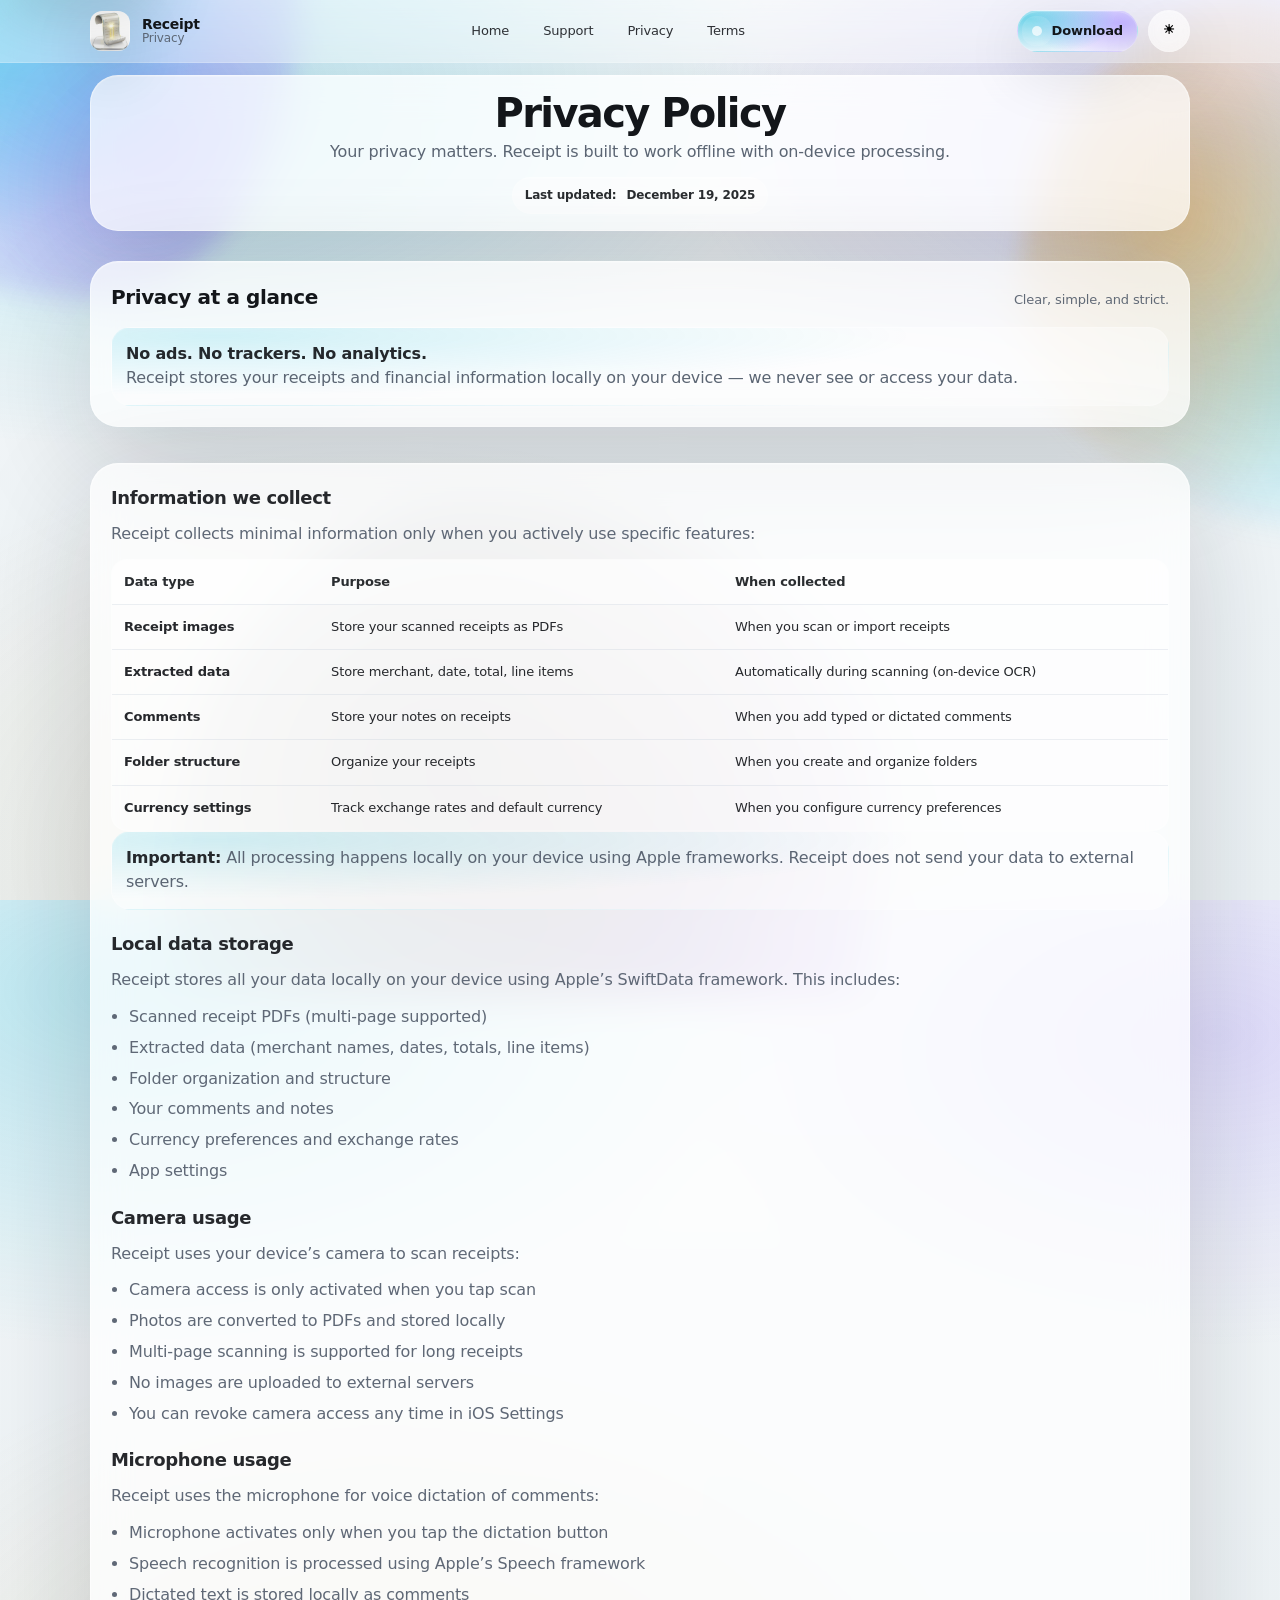
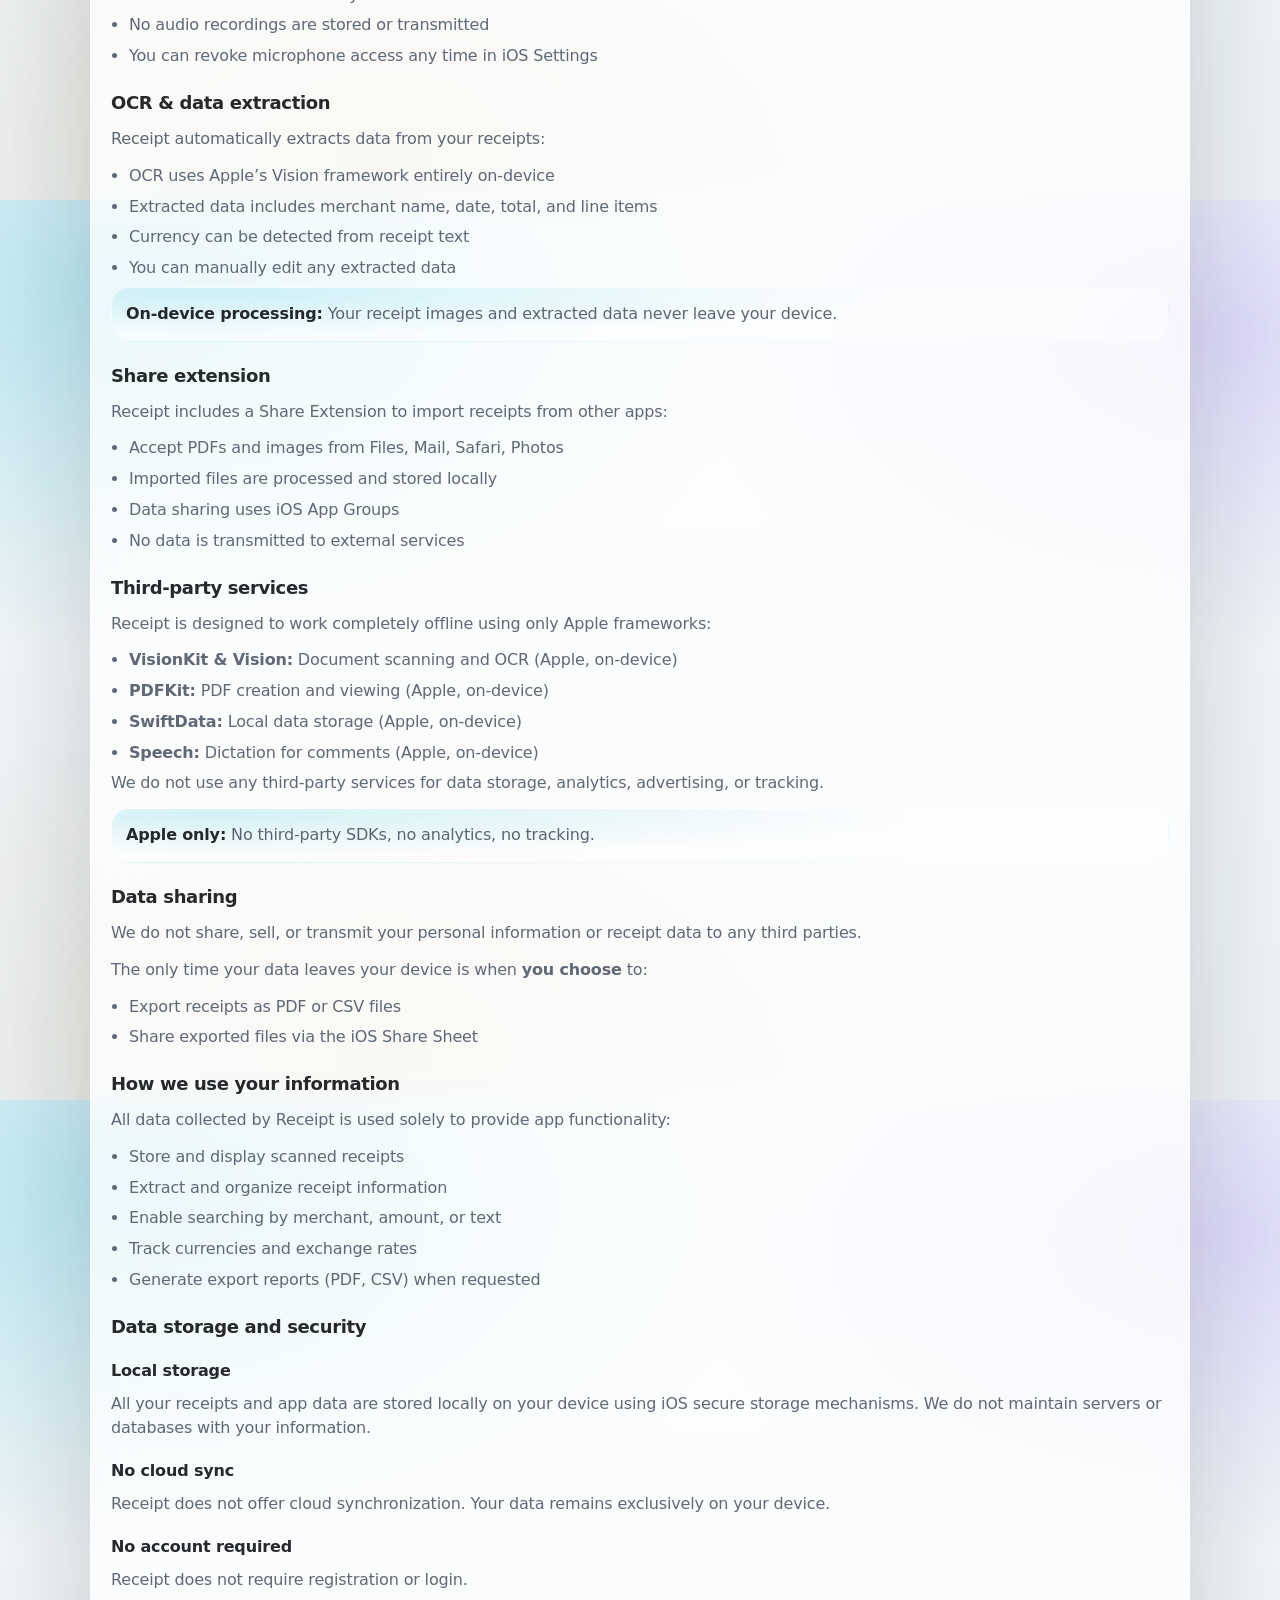
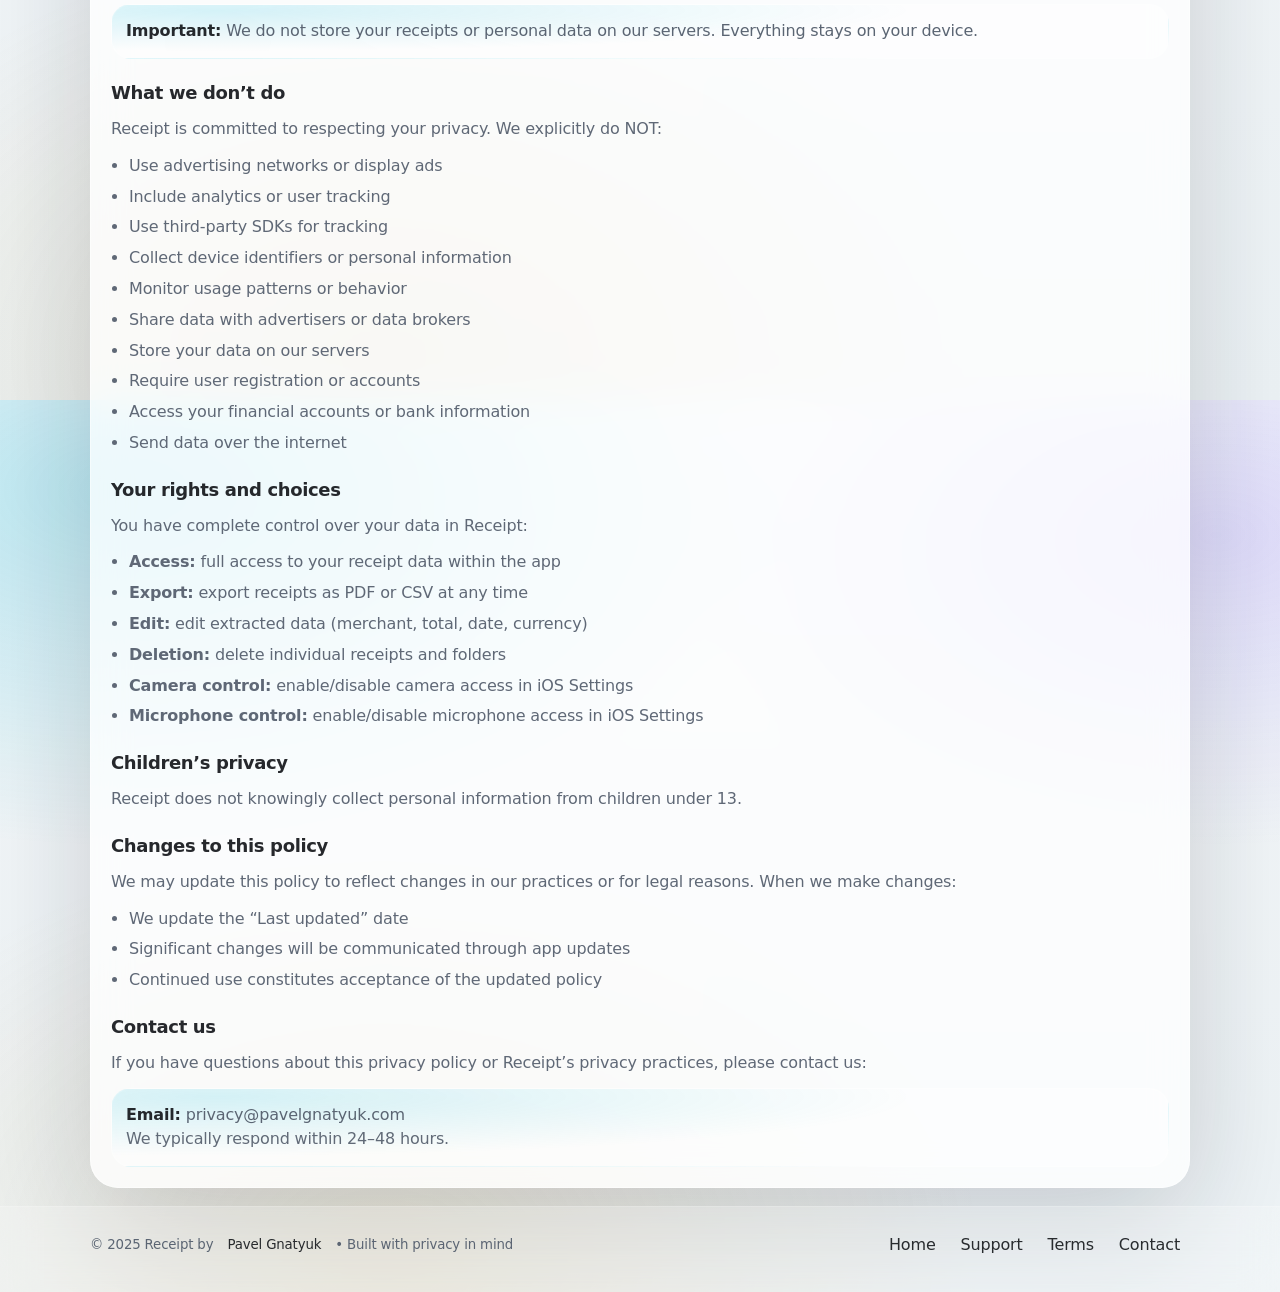
<file: privacy_policy.html>
<!DOCTYPE html>
<html lang="en">
<head>
  <meta charset="UTF-8">
  <title>Privacy Policy — Receipt</title>
  <meta name="viewport" content="width=device-width, initial-scale=1">
  <meta name="description" content="Receipt Privacy Policy. No ads, no analytics, no tracking. All data stays on your device.">

  <link rel="icon" href="appicon.png">
  <link rel="apple-touch-icon" href="appicon.png">
  <link rel="stylesheet" href="styles.css?v=20260102-1">

  <script>
    (() => {
      try {
        const t = localStorage.getItem("lr-theme");
        if (t === "light" || t === "dark") document.documentElement.setAttribute("data-theme", t);
      } catch {}
    })();
  </script>
  <script defer src="script.js?v=20260102-1"></script>
</head>
<body class="doc">
  <a class="skip-link" href="#main">Skip to content</a>

  <div class="liquid-bg" aria-hidden="true">
    <div class="blob blob-a"></div>
    <div class="blob blob-b"></div>
    <div class="blob blob-c"></div>
  </div>

  <div class="page">
    <header class="header">
      <div class="wrap">
        <div class="nav">
          <a class="brand" href="index.html" aria-label="Receipt Home">
            <img src="appicon.png" alt="Receipt App Icon">
            <div class="brand-title">
              <strong>Receipt</strong>
              <span>Privacy</span>
            </div>
          </a>

          <nav class="nav-links" aria-label="Primary">
            <a href="index.html">Home</a>
            <a href="support.html">Support</a>
            <a href="privacy_policy.html">Privacy</a>
            <a href="terms.html">Terms</a>
          </nav>

          <div class="nav-cta">
            <a class="btn primary" href="https://apps.apple.com/app/id6753892642">
              <span class="shine" aria-hidden="true"></span>
              Download
            </a>
            <button class="btn icon-btn" type="button" data-theme-toggle aria-pressed="false" aria-label="Switch to dark mode" title="Toggle theme">
              <span class="icon" data-theme-icon aria-hidden="true">☀︎</span>
            </button>
          </div>
        </div>
      </div>
    </header>

    <main id="main">
      <section class="section tight">
        <div class="wrap">
          <div class="glass card page-hero reveal">
            <h1>Privacy Policy</h1>
            <p>Your privacy matters. Receipt is built to work offline with on-device processing.</p>
            <div class="mt-12">
              <span class="pill"><strong>Last updated:</strong> December 19, 2025</span>
            </div>
          </div>
        </div>
      </section>

      <section class="section">
        <div class="wrap">
          <div class="glass card reveal">
            <div class="headline">
              <h2>Privacy at a glance</h2>
              <p>Clear, simple, and strict.</p>
            </div>
            <div class="callout">
              <strong>No ads. No trackers. No analytics.</strong><br>
              Receipt stores your receipts and financial information locally on your device — we never see or access your data.
            </div>
          </div>
        </div>
      </section>

      <section class="section">
        <div class="wrap">
          <div class="glass card reveal">
            <div class="prose">
              <h2>Information we collect</h2>
              <p>Receipt collects minimal information only when you actively use specific features:</p>

              <table class="table">
                <thead>
                  <tr>
                    <th>Data type</th>
                    <th>Purpose</th>
                    <th>When collected</th>
                  </tr>
                </thead>
                <tbody>
                  <tr>
                    <td><strong>Receipt images</strong></td>
                    <td>Store your scanned receipts as PDFs</td>
                    <td>When you scan or import receipts</td>
                  </tr>
                  <tr>
                    <td><strong>Extracted data</strong></td>
                    <td>Store merchant, date, total, line items</td>
                    <td>Automatically during scanning (on-device OCR)</td>
                  </tr>
                  <tr>
                    <td><strong>Comments</strong></td>
                    <td>Store your notes on receipts</td>
                    <td>When you add typed or dictated comments</td>
                  </tr>
                  <tr>
                    <td><strong>Folder structure</strong></td>
                    <td>Organize your receipts</td>
                    <td>When you create and organize folders</td>
                  </tr>
                  <tr>
                    <td><strong>Currency settings</strong></td>
                    <td>Track exchange rates and default currency</td>
                    <td>When you configure currency preferences</td>
                  </tr>
                </tbody>
              </table>

              <div class="callout">
                <strong>Important:</strong> All processing happens locally on your device using Apple frameworks. Receipt does not send your data to external servers.
              </div>

              <h2>Local data storage</h2>
              <p>Receipt stores all your data locally on your device using Apple’s SwiftData framework. This includes:</p>
              <ul>
                <li>Scanned receipt PDFs (multi-page supported)</li>
                <li>Extracted data (merchant names, dates, totals, line items)</li>
                <li>Folder organization and structure</li>
                <li>Your comments and notes</li>
                <li>Currency preferences and exchange rates</li>
                <li>App settings</li>
              </ul>

              <h2>Camera usage</h2>
              <p>Receipt uses your device’s camera to scan receipts:</p>
              <ul>
                <li>Camera access is only activated when you tap scan</li>
                <li>Photos are converted to PDFs and stored locally</li>
                <li>Multi-page scanning is supported for long receipts</li>
                <li>No images are uploaded to external servers</li>
                <li>You can revoke camera access any time in iOS Settings</li>
              </ul>

              <h2>Microphone usage</h2>
              <p>Receipt uses the microphone for voice dictation of comments:</p>
              <ul>
                <li>Microphone activates only when you tap the dictation button</li>
                <li>Speech recognition is processed using Apple’s Speech framework</li>
                <li>Dictated text is stored locally as comments</li>
                <li>No audio recordings are stored or transmitted</li>
                <li>You can revoke microphone access any time in iOS Settings</li>
              </ul>

              <h2>OCR &amp; data extraction</h2>
              <p>Receipt automatically extracts data from your receipts:</p>
              <ul>
                <li>OCR uses Apple’s Vision framework entirely on-device</li>
                <li>Extracted data includes merchant name, date, total, and line items</li>
                <li>Currency can be detected from receipt text</li>
                <li>You can manually edit any extracted data</li>
              </ul>
              <div class="callout">
                <strong>On-device processing:</strong> Your receipt images and extracted data never leave your device.
              </div>

              <h2>Share extension</h2>
              <p>Receipt includes a Share Extension to import receipts from other apps:</p>
              <ul>
                <li>Accept PDFs and images from Files, Mail, Safari, Photos</li>
                <li>Imported files are processed and stored locally</li>
                <li>Data sharing uses iOS App Groups</li>
                <li>No data is transmitted to external services</li>
              </ul>

              <h2>Third-party services</h2>
              <p>Receipt is designed to work completely offline using only Apple frameworks:</p>
              <ul>
                <li><strong>VisionKit &amp; Vision:</strong> Document scanning and OCR (Apple, on-device)</li>
                <li><strong>PDFKit:</strong> PDF creation and viewing (Apple, on-device)</li>
                <li><strong>SwiftData:</strong> Local data storage (Apple, on-device)</li>
                <li><strong>Speech:</strong> Dictation for comments (Apple, on-device)</li>
              </ul>
              <p>We do not use any third-party services for data storage, analytics, advertising, or tracking.</p>
              <div class="callout">
                <strong>Apple only:</strong> No third-party SDKs, no analytics, no tracking.
              </div>

              <h2>Data sharing</h2>
              <p>We do not share, sell, or transmit your personal information or receipt data to any third parties.</p>
              <p>The only time your data leaves your device is when <strong>you choose</strong> to:</p>
              <ul>
                <li>Export receipts as PDF or CSV files</li>
                <li>Share exported files via the iOS Share Sheet</li>
              </ul>

              <h2>How we use your information</h2>
              <p>All data collected by Receipt is used solely to provide app functionality:</p>
              <ul>
                <li>Store and display scanned receipts</li>
                <li>Extract and organize receipt information</li>
                <li>Enable searching by merchant, amount, or text</li>
                <li>Track currencies and exchange rates</li>
                <li>Generate export reports (PDF, CSV) when requested</li>
              </ul>

              <h2>Data storage and security</h2>
              <h3>Local storage</h3>
              <p>All your receipts and app data are stored locally on your device using iOS secure storage mechanisms. We do not maintain servers or databases with your information.</p>
              <h3>No cloud sync</h3>
              <p>Receipt does not offer cloud synchronization. Your data remains exclusively on your device.</p>
              <h3>No account required</h3>
              <p>Receipt does not require registration or login.</p>
              <div class="callout">
                <strong>Important:</strong> We do not store your receipts or personal data on our servers. Everything stays on your device.
              </div>

              <h2>What we don’t do</h2>
              <p>Receipt is committed to respecting your privacy. We explicitly do NOT:</p>
              <ul>
                <li>Use advertising networks or display ads</li>
                <li>Include analytics or user tracking</li>
                <li>Use third-party SDKs for tracking</li>
                <li>Collect device identifiers or personal information</li>
                <li>Monitor usage patterns or behavior</li>
                <li>Share data with advertisers or data brokers</li>
                <li>Store your data on our servers</li>
                <li>Require user registration or accounts</li>
                <li>Access your financial accounts or bank information</li>
                <li>Send data over the internet</li>
              </ul>

              <h2>Your rights and choices</h2>
              <p>You have complete control over your data in Receipt:</p>
              <ul>
                <li><strong>Access:</strong> full access to your receipt data within the app</li>
                <li><strong>Export:</strong> export receipts as PDF or CSV at any time</li>
                <li><strong>Edit:</strong> edit extracted data (merchant, total, date, currency)</li>
                <li><strong>Deletion:</strong> delete individual receipts and folders</li>
                <li><strong>Camera control:</strong> enable/disable camera access in iOS Settings</li>
                <li><strong>Microphone control:</strong> enable/disable microphone access in iOS Settings</li>
              </ul>

              <h2>Children’s privacy</h2>
              <p>Receipt does not knowingly collect personal information from children under 13.</p>

              <h2>Changes to this policy</h2>
              <p>We may update this policy to reflect changes in our practices or for legal reasons. When we make changes:</p>
              <ul>
                <li>We update the “Last updated” date</li>
                <li>Significant changes will be communicated through app updates</li>
                <li>Continued use constitutes acceptance of the updated policy</li>
              </ul>

              <h2>Contact us</h2>
              <p>If you have questions about this privacy policy or Receipt’s privacy practices, please contact us:</p>
              <div class="callout">
                <strong>Email:</strong> <a href="mailto:privacy@pavelgnatyuk.com">privacy@pavelgnatyuk.com</a><br>
                <span class="muted">We typically respond within 24–48 hours.</span>
              </div>
            </div>
          </div>
        </div>
      </section>
    </main>

    <footer class="footer">
      <div class="wrap footer-grid">
        <small>© 2025 Receipt by <a href="mailto:privacy@pavelgnatyuk.com">Pavel Gnatyuk</a> • Built with privacy in mind</small>
        <div>
          <a href="index.html">Home</a>
          <a href="support.html">Support</a>
          <a href="terms.html">Terms</a>
          <a href="mailto:privacy@pavelgnatyuk.com">Contact</a>
        </div>
      </div>
    </footer>
  </div>
</body>
</html>
</file>
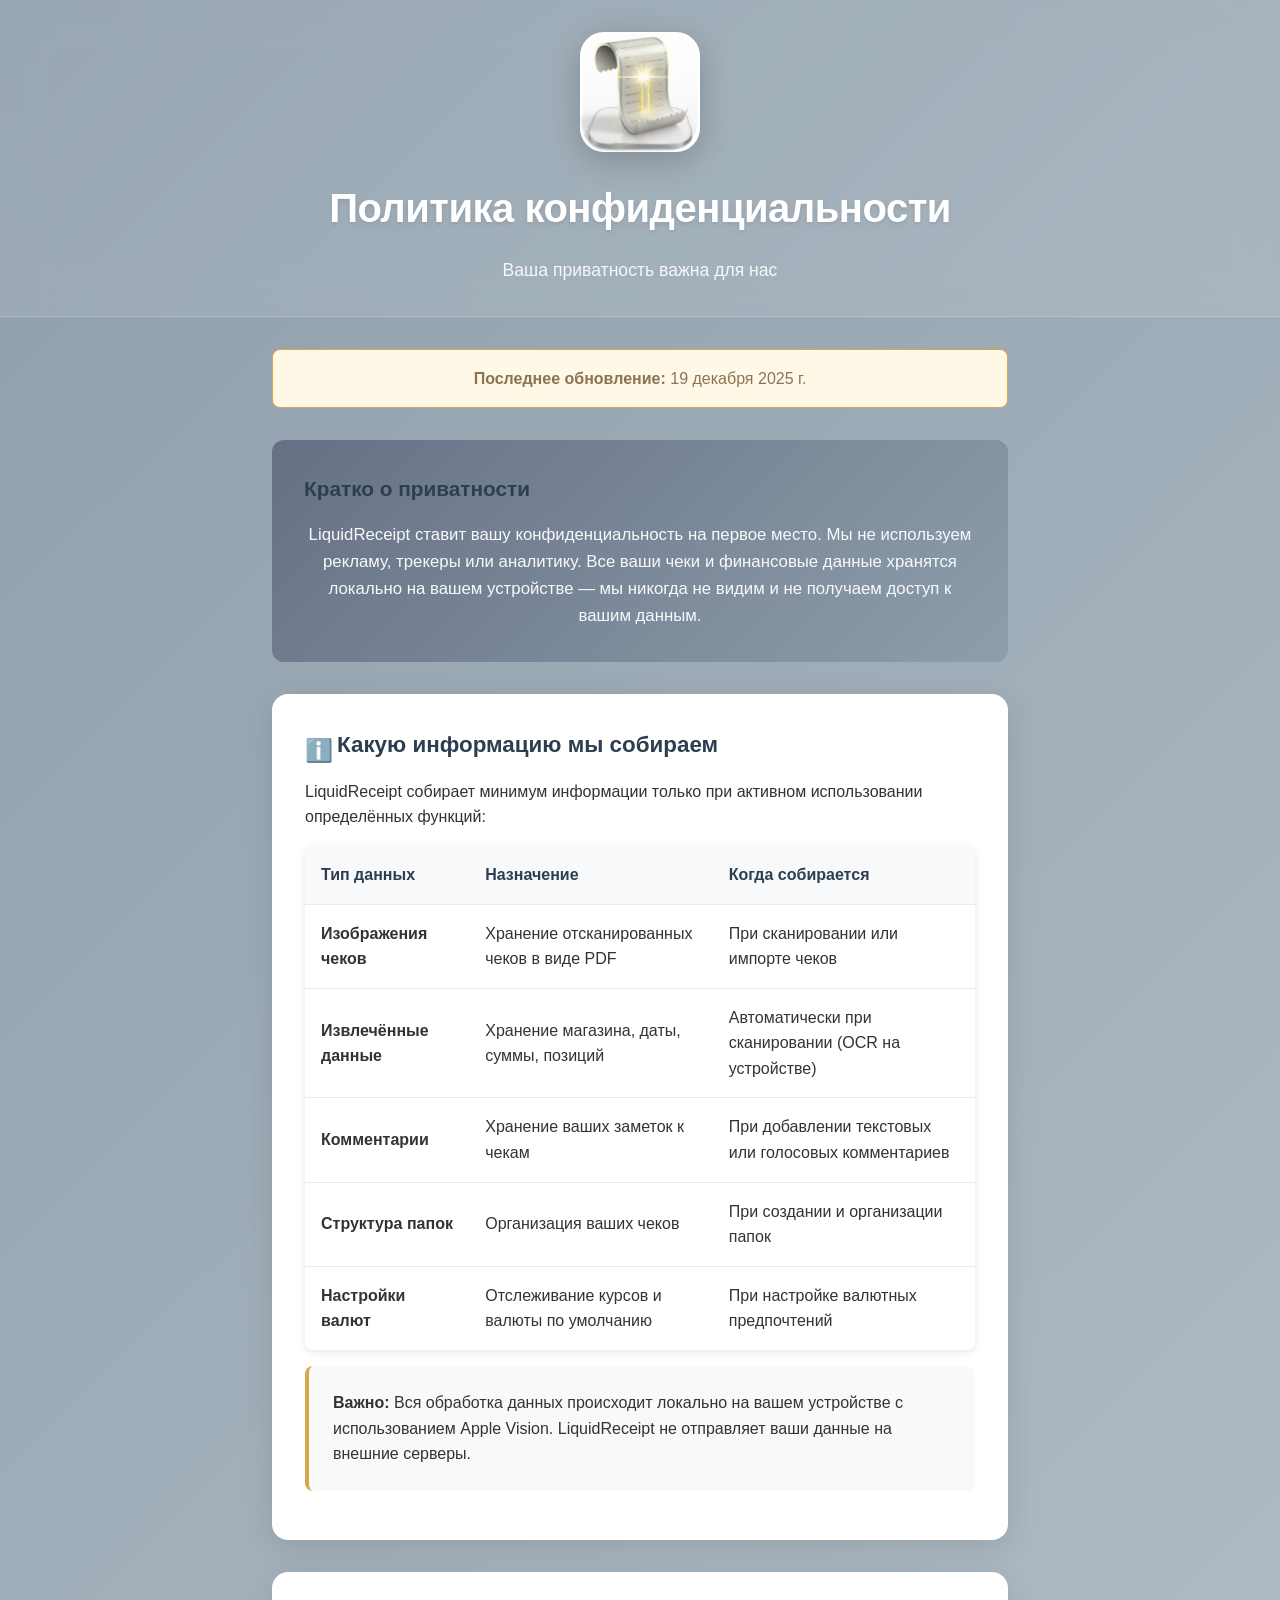
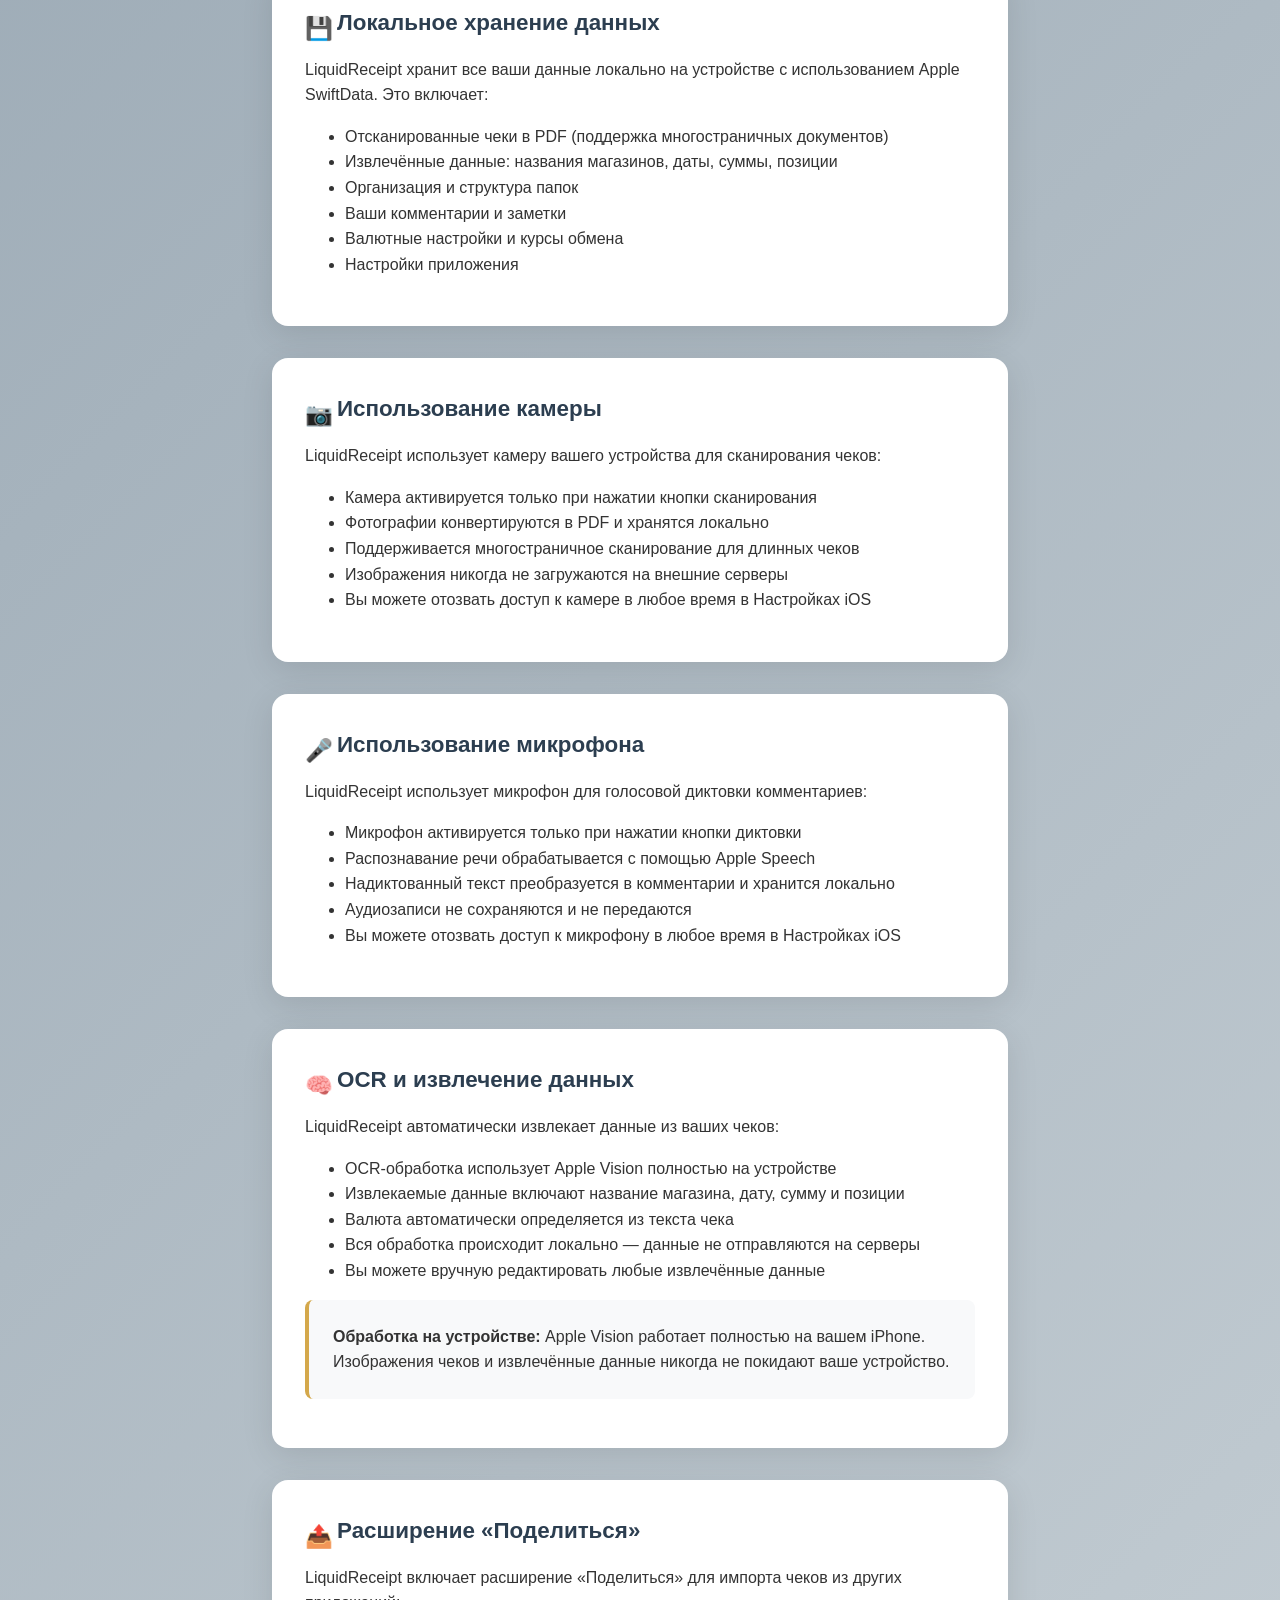
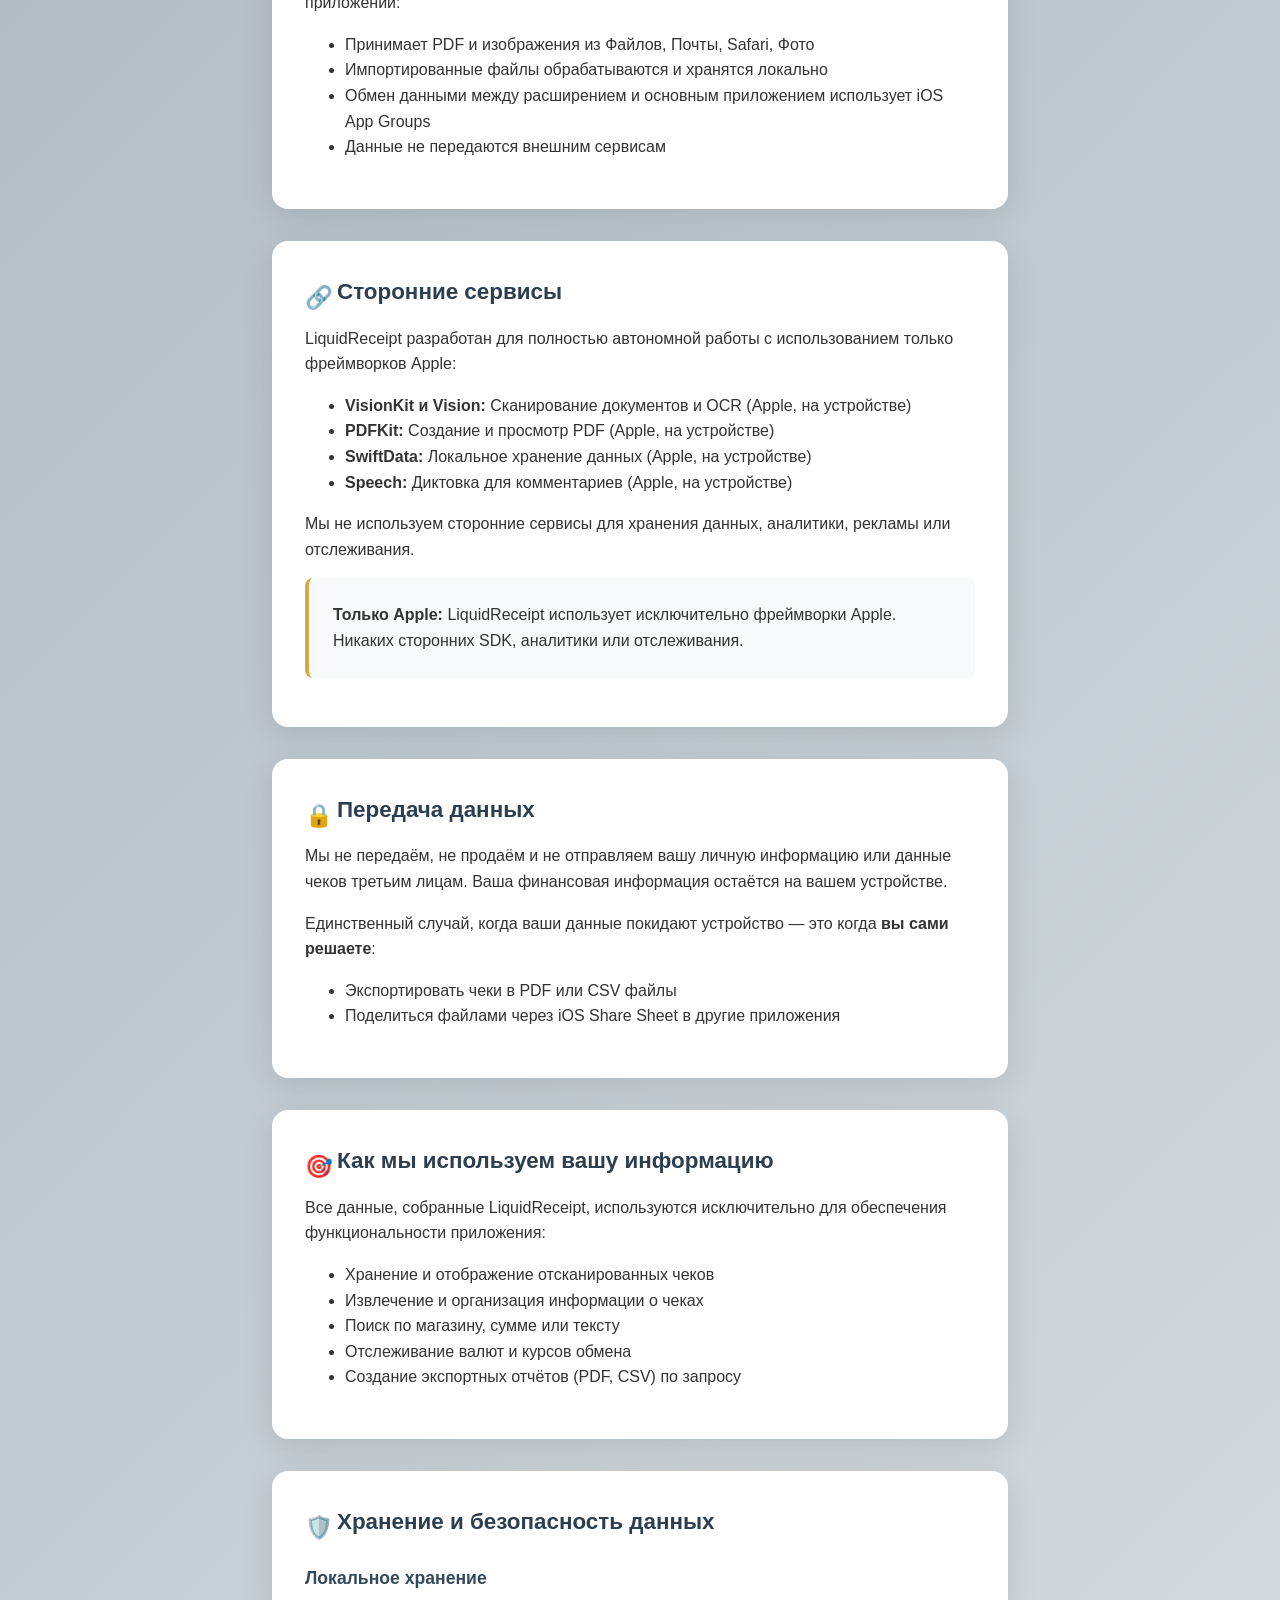
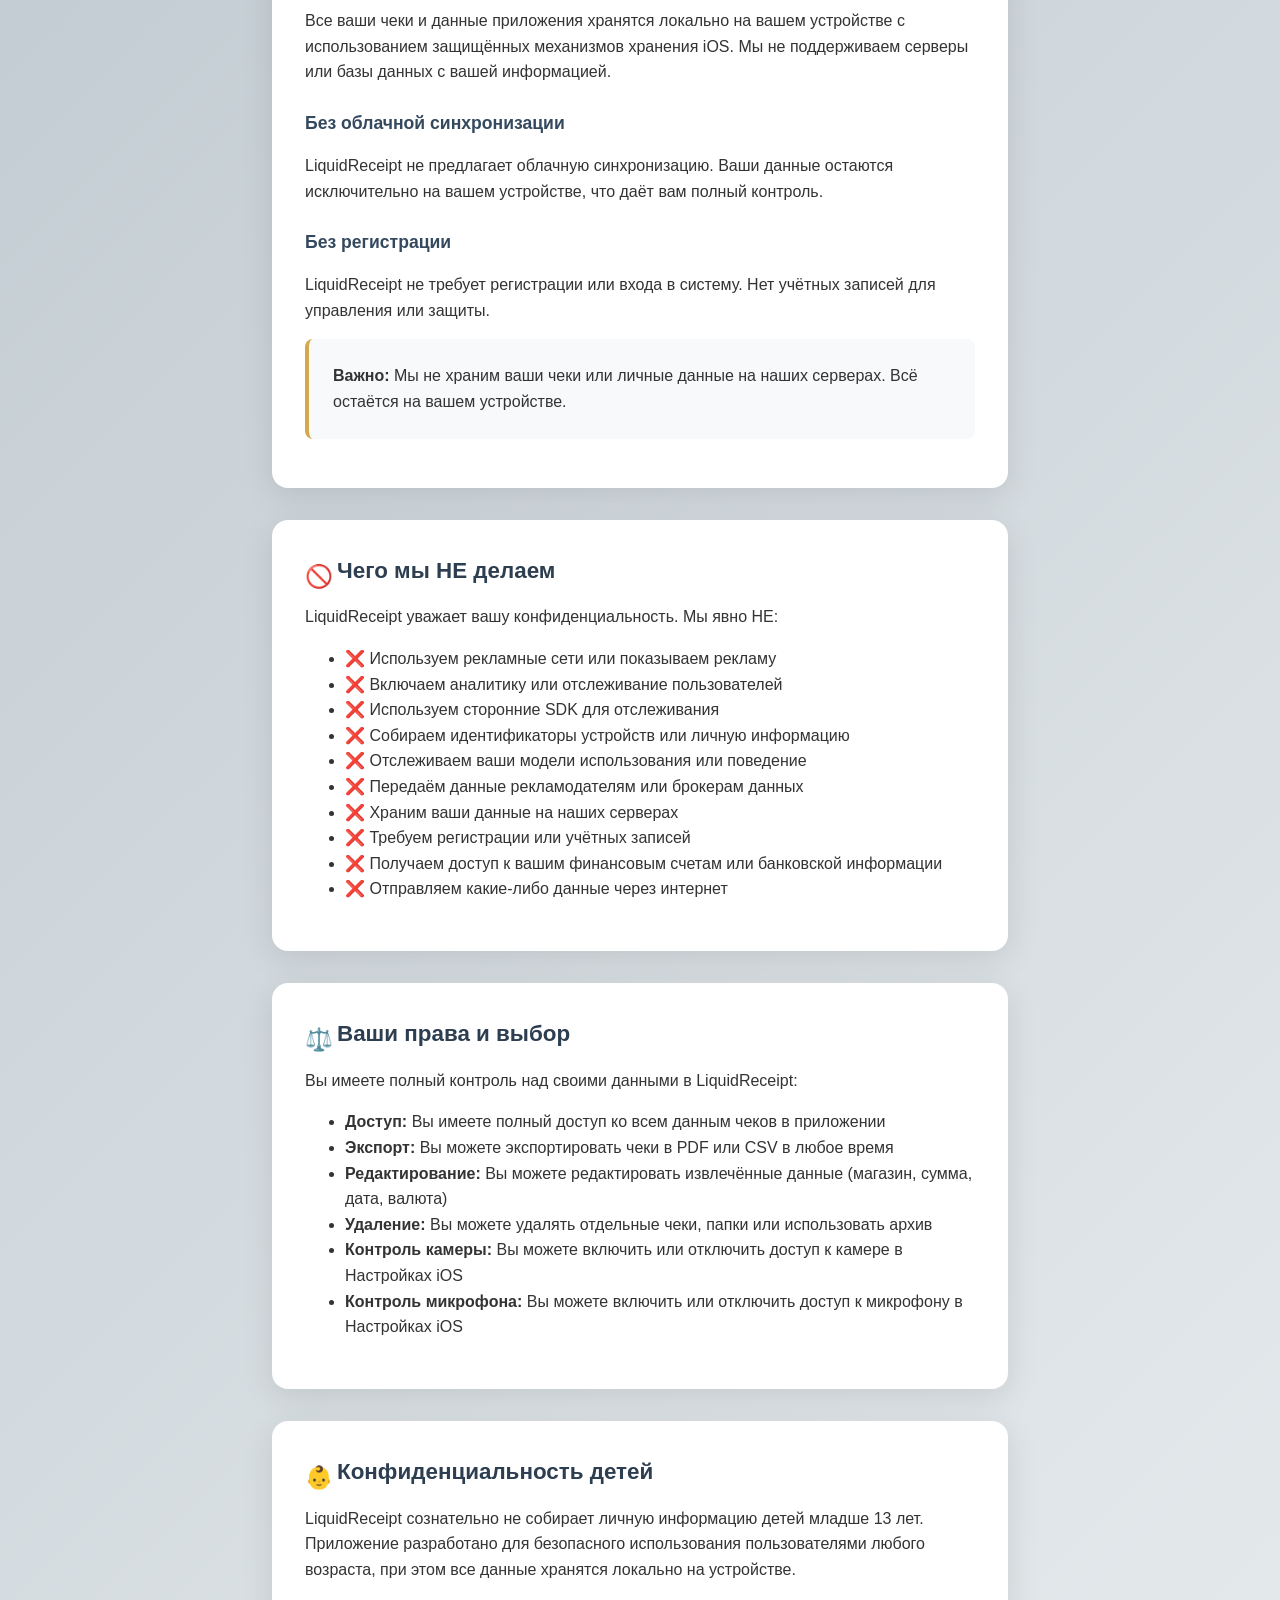
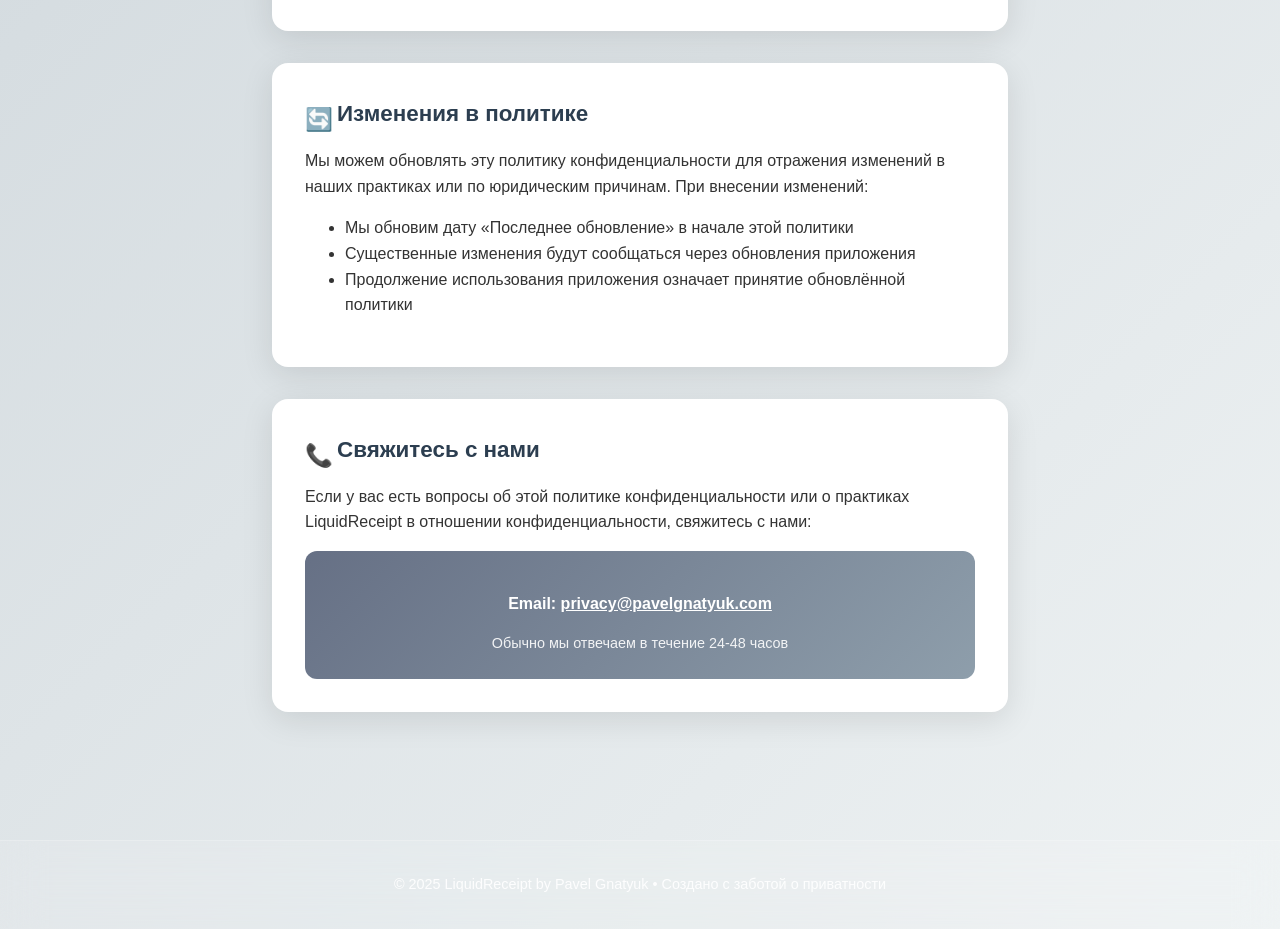
<file: privacy_policy_ru.html>
<!DOCTYPE html>
<html lang="ru">
<head>
  <meta charset="UTF-8">
  <title>Политика конфиденциальности – LiquidReceipt</title>
  <meta name="viewport" content="width=device-width, initial-scale=1">
  <style>
    * {
      box-sizing: border-box;
    }
    
    body {
      font-family: -apple-system, BlinkMacSystemFont, "Segoe UI", Roboto, sans-serif;
      margin: 0;
      padding: 0;
      background: linear-gradient(135deg, #8E9EAB 0%, #EEF2F3 100%);
      color: #333;
      line-height: 1.6;
      min-height: 100vh;
    }
    
    .hero {
      background: rgba(255, 255, 255, 0.1);
      backdrop-filter: blur(20px);
      border-bottom: 1px solid rgba(255, 255, 255, 0.2);
      padding: 2rem 0;
      text-align: center;
      color: white;
      margin-bottom: 2rem;
    }
    
    .app-icon {
      width: 120px;
      height: 120px;
      border-radius: 24px;
      margin-bottom: 1rem;
      box-shadow: 0 8px 32px rgba(0, 0, 0, 0.2);
    }
    
    .hero h1 {
      font-size: 2.5rem;
      margin: 0;
      font-weight: 700;
      letter-spacing: -0.5px;
      text-shadow: 0 2px 4px rgba(0,0,0,0.1);
    }
    
    .hero p {
      font-size: 1.1rem;
      margin: 1rem 0 0;
      opacity: 0.9;
    }
    
    .container {
      max-width: 800px;
      margin: 0 auto;
      padding: 0 2rem 4rem;
    }
    
    .card {
      background: white;
      border-radius: 16px;
      padding: 2rem;
      margin-bottom: 2rem;
      box-shadow: 0 8px 32px rgba(0, 0, 0, 0.1);
      border: 1px solid rgba(255, 255, 255, 0.2);
    }
    
    .summary-box {
      background: linear-gradient(135deg, #667085, #8E9EAB);
      color: white;
      border-radius: 12px;
      padding: 2rem;
      margin-bottom: 2rem;
      text-align: center;
    }
    
    .summary-box h2 {
      margin-top: 0;
      font-size: 1.3rem;
    }
    
    .summary-box p {
      margin-bottom: 0;
      font-size: 1.05rem;
      opacity: 0.95;
    }
    
    h2 {
      font-size: 1.4rem;
      margin-top: 0;
      margin-bottom: 1rem;
      color: #2c3e50;
      font-weight: 600;
      display: flex;
      align-items: center;
      gap: 0.5rem;
    }
    
    h3 {
      font-size: 1.1rem;
      margin-top: 1.5rem;
      margin-bottom: 0.5rem;
      color: #34495e;
      font-weight: 600;
    }
    
    .icon {
      width: 24px;
      height: 24px;
      display: inline-block;
    }
    
    a {
      color: #667085;
      text-decoration: none;
      font-weight: 500;
      transition: color 0.2s ease;
    }
    
    a:hover {
      color: #D4A84B;
      text-decoration: underline;
    }
    
    .highlight-box {
      background: #f8f9fa;
      border-left: 4px solid #D4A84B;
      border-radius: 8px;
      padding: 1.5rem;
      margin: 1rem 0;
    }
    
    .data-table {
      width: 100%;
      border-collapse: collapse;
      margin: 1rem 0;
      background: white;
      border-radius: 8px;
      overflow: hidden;
      box-shadow: 0 2px 8px rgba(0, 0, 0, 0.1);
    }
    
    .data-table th,
    .data-table td {
      padding: 1rem;
      text-align: left;
      border-bottom: 1px solid #e9ecef;
    }
    
    .data-table th {
      background: #f8f9fa;
      font-weight: 600;
      color: #2c3e50;
    }
    
    .data-table tr:last-child td {
      border-bottom: none;
    }
    
    .contact-info {
      background: linear-gradient(135deg, #667085, #8E9EAB);
      color: white;
      border-radius: 12px;
      padding: 1.5rem;
      text-align: center;
    }
    
    .contact-info a {
      color: white;
      font-weight: 600;
      text-decoration: underline;
    }
    
    .footer {
      text-align: center;
      padding: 2rem;
      color: rgba(255, 255, 255, 0.9);
      font-size: 0.9rem;
      backdrop-filter: blur(20px);
      background: rgba(255, 255, 255, 0.1);
      border-top: 1px solid rgba(255, 255, 255, 0.2);
      margin-top: 2rem;
    }
    
    .last-updated {
      background: #FFF8E7;
      border: 1px solid #D4A84B;
      border-radius: 8px;
      padding: 1rem;
      margin-bottom: 2rem;
      text-align: center;
      color: #8B7355;
      font-weight: 500;
    }
    
    @media (max-width: 768px) {
      .hero h1 {
        font-size: 2rem;
      }
      
      .container {
        padding: 0 1rem 2rem;
      }
      
      .card {
        padding: 1.5rem;
      }
      
      .data-table {
        font-size: 0.9rem;
      }
      
      .data-table th,
      .data-table td {
        padding: 0.75rem;
      }
    }
  </style>
</head>
<body>
  <div class="hero">
    <img src="appicon.png" alt="Иконка приложения LiquidReceipt" class="app-icon">
    <h1>Политика конфиденциальности</h1>
    <p>Ваша приватность важна для нас</p>
  </div>

  <div class="container">
    <div class="last-updated">
      <strong>Последнее обновление:</strong> 19 декабря 2025 г.
    </div>

    <div class="summary-box">
      <h2>Кратко о приватности</h2>
      <p>LiquidReceipt ставит вашу конфиденциальность на первое место. Мы не используем рекламу, трекеры или аналитику. Все ваши чеки и финансовые данные хранятся локально на вашем устройстве — мы никогда не видим и не получаем доступ к вашим данным.</p>
    </div>

    <div class="card">
      <h2>
        <span class="icon">ℹ️</span>
        Какую информацию мы собираем
      </h2>
      
      <p>LiquidReceipt собирает минимум информации только при активном использовании определённых функций:</p>
      
      <table class="data-table">
        <thead>
          <tr>
            <th>Тип данных</th>
            <th>Назначение</th>
            <th>Когда собирается</th>
          </tr>
        </thead>
        <tbody>
          <tr>
            <td><strong>Изображения чеков</strong></td>
            <td>Хранение отсканированных чеков в виде PDF</td>
            <td>При сканировании или импорте чеков</td>
          </tr>
          <tr>
            <td><strong>Извлечённые данные</strong></td>
            <td>Хранение магазина, даты, суммы, позиций</td>
            <td>Автоматически при сканировании (OCR на устройстве)</td>
          </tr>
          <tr>
            <td><strong>Комментарии</strong></td>
            <td>Хранение ваших заметок к чекам</td>
            <td>При добавлении текстовых или голосовых комментариев</td>
          </tr>
          <tr>
            <td><strong>Структура папок</strong></td>
            <td>Организация ваших чеков</td>
            <td>При создании и организации папок</td>
          </tr>
          <tr>
            <td><strong>Настройки валют</strong></td>
            <td>Отслеживание курсов и валюты по умолчанию</td>
            <td>При настройке валютных предпочтений</td>
          </tr>
        </tbody>
      </table>

      <div class="highlight-box">
        <strong>Важно:</strong> Вся обработка данных происходит локально на вашем устройстве с использованием Apple Vision. LiquidReceipt не отправляет ваши данные на внешние серверы.
      </div>
    </div>

    <div class="card">
      <h2>
        <span class="icon">💾</span>
        Локальное хранение данных
      </h2>
      <p>LiquidReceipt хранит все ваши данные локально на устройстве с использованием Apple SwiftData. Это включает:</p>
      <ul>
        <li>Отсканированные чеки в PDF (поддержка многостраничных документов)</li>
        <li>Извлечённые данные: названия магазинов, даты, суммы, позиции</li>
        <li>Организация и структура папок</li>
        <li>Ваши комментарии и заметки</li>
        <li>Валютные настройки и курсы обмена</li>
        <li>Настройки приложения</li>
      </ul>
    </div>

    <div class="card">
      <h2>
        <span class="icon">📷</span>
        Использование камеры
      </h2>
      <p>LiquidReceipt использует камеру вашего устройства для сканирования чеков:</p>
      <ul>
        <li>Камера активируется только при нажатии кнопки сканирования</li>
        <li>Фотографии конвертируются в PDF и хранятся локально</li>
        <li>Поддерживается многостраничное сканирование для длинных чеков</li>
        <li>Изображения никогда не загружаются на внешние серверы</li>
        <li>Вы можете отозвать доступ к камере в любое время в Настройках iOS</li>
      </ul>
    </div>

    <div class="card">
      <h2>
        <span class="icon">🎤</span>
        Использование микрофона
      </h2>
      <p>LiquidReceipt использует микрофон для голосовой диктовки комментариев:</p>
      <ul>
        <li>Микрофон активируется только при нажатии кнопки диктовки</li>
        <li>Распознавание речи обрабатывается с помощью Apple Speech</li>
        <li>Надиктованный текст преобразуется в комментарии и хранится локально</li>
        <li>Аудиозаписи не сохраняются и не передаются</li>
        <li>Вы можете отозвать доступ к микрофону в любое время в Настройках iOS</li>
      </ul>
    </div>

    <div class="card">
      <h2>
        <span class="icon">🧠</span>
        OCR и извлечение данных
      </h2>
      <p>LiquidReceipt автоматически извлекает данные из ваших чеков:</p>
      <ul>
        <li>OCR-обработка использует Apple Vision полностью на устройстве</li>
        <li>Извлекаемые данные включают название магазина, дату, сумму и позиции</li>
        <li>Валюта автоматически определяется из текста чека</li>
        <li>Вся обработка происходит локально — данные не отправляются на серверы</li>
        <li>Вы можете вручную редактировать любые извлечённые данные</li>
      </ul>
      
      <div class="highlight-box">
        <strong>Обработка на устройстве:</strong> Apple Vision работает полностью на вашем iPhone. Изображения чеков и извлечённые данные никогда не покидают ваше устройство.
      </div>
    </div>

    <div class="card">
      <h2>
        <span class="icon">📤</span>
        Расширение «Поделиться»
      </h2>
      <p>LiquidReceipt включает расширение «Поделиться» для импорта чеков из других приложений:</p>
      <ul>
        <li>Принимает PDF и изображения из Файлов, Почты, Safari, Фото</li>
        <li>Импортированные файлы обрабатываются и хранятся локально</li>
        <li>Обмен данными между расширением и основным приложением использует iOS App Groups</li>
        <li>Данные не передаются внешним сервисам</li>
      </ul>
    </div>

    <div class="card">
      <h2>
        <span class="icon">🔗</span>
        Сторонние сервисы
      </h2>
      
      <p>LiquidReceipt разработан для полностью автономной работы с использованием только фреймворков Apple:</p>
      <ul>
        <li><strong>VisionKit и Vision:</strong> Сканирование документов и OCR (Apple, на устройстве)</li>
        <li><strong>PDFKit:</strong> Создание и просмотр PDF (Apple, на устройстве)</li>
        <li><strong>SwiftData:</strong> Локальное хранение данных (Apple, на устройстве)</li>
        <li><strong>Speech:</strong> Диктовка для комментариев (Apple, на устройстве)</li>
      </ul>
      <p>Мы не используем сторонние сервисы для хранения данных, аналитики, рекламы или отслеживания.</p>
      
      <div class="highlight-box">
        <strong>Только Apple:</strong> LiquidReceipt использует исключительно фреймворки Apple. Никаких сторонних SDK, аналитики или отслеживания.
      </div>
    </div>

    <div class="card">
      <h2>
        <span class="icon">🔒</span>
        Передача данных
      </h2>
      
      <p>Мы не передаём, не продаём и не отправляем вашу личную информацию или данные чеков третьим лицам. Ваша финансовая информация остаётся на вашем устройстве.</p>
      
      <p>Единственный случай, когда ваши данные покидают устройство — это когда <strong>вы сами решаете</strong>:</p>
      <ul>
        <li>Экспортировать чеки в PDF или CSV файлы</li>
        <li>Поделиться файлами через iOS Share Sheet в другие приложения</li>
      </ul>
    </div>

    <div class="card">
      <h2>
        <span class="icon">🎯</span>
        Как мы используем вашу информацию
      </h2>
      
      <p>Все данные, собранные LiquidReceipt, используются исключительно для обеспечения функциональности приложения:</p>
      <ul>
        <li>Хранение и отображение отсканированных чеков</li>
        <li>Извлечение и организация информации о чеках</li>
        <li>Поиск по магазину, сумме или тексту</li>
        <li>Отслеживание валют и курсов обмена</li>
        <li>Создание экспортных отчётов (PDF, CSV) по запросу</li>
      </ul>
    </div>

    <div class="card">
      <h2>
        <span class="icon">🛡️</span>
        Хранение и безопасность данных
      </h2>
      
      <h3>Локальное хранение</h3>
      <p>Все ваши чеки и данные приложения хранятся локально на вашем устройстве с использованием защищённых механизмов хранения iOS. Мы не поддерживаем серверы или базы данных с вашей информацией.</p>
      
      <h3>Без облачной синхронизации</h3>
      <p>LiquidReceipt не предлагает облачную синхронизацию. Ваши данные остаются исключительно на вашем устройстве, что даёт вам полный контроль.</p>
      
      <h3>Без регистрации</h3>
      <p>LiquidReceipt не требует регистрации или входа в систему. Нет учётных записей для управления или защиты.</p>
      
      <div class="highlight-box">
        <strong>Важно:</strong> Мы не храним ваши чеки или личные данные на наших серверах. Всё остаётся на вашем устройстве.
      </div>
    </div>

    <div class="card">
      <h2>
        <span class="icon">🚫</span>
        Чего мы НЕ делаем
      </h2>
      
      <p>LiquidReceipt уважает вашу конфиденциальность. Мы явно НЕ:</p>
      
      <ul>
        <li>❌ Используем рекламные сети или показываем рекламу</li>
        <li>❌ Включаем аналитику или отслеживание пользователей</li>
        <li>❌ Используем сторонние SDK для отслеживания</li>
        <li>❌ Собираем идентификаторы устройств или личную информацию</li>
        <li>❌ Отслеживаем ваши модели использования или поведение</li>
        <li>❌ Передаём данные рекламодателям или брокерам данных</li>
        <li>❌ Храним ваши данные на наших серверах</li>
        <li>❌ Требуем регистрации или учётных записей</li>
        <li>❌ Получаем доступ к вашим финансовым счетам или банковской информации</li>
        <li>❌ Отправляем какие-либо данные через интернет</li>
      </ul>
    </div>

    <div class="card">
      <h2>
        <span class="icon">⚖️</span>
        Ваши права и выбор
      </h2>
      
      <p>Вы имеете полный контроль над своими данными в LiquidReceipt:</p>
      
      <ul>
        <li><strong>Доступ:</strong> Вы имеете полный доступ ко всем данным чеков в приложении</li>
        <li><strong>Экспорт:</strong> Вы можете экспортировать чеки в PDF или CSV в любое время</li>
        <li><strong>Редактирование:</strong> Вы можете редактировать извлечённые данные (магазин, сумма, дата, валюта)</li>
        <li><strong>Удаление:</strong> Вы можете удалять отдельные чеки, папки или использовать архив</li>
        <li><strong>Контроль камеры:</strong> Вы можете включить или отключить доступ к камере в Настройках iOS</li>
        <li><strong>Контроль микрофона:</strong> Вы можете включить или отключить доступ к микрофону в Настройках iOS</li>
      </ul>
    </div>

    <div class="card">
      <h2>
        <span class="icon">👶</span>
        Конфиденциальность детей
      </h2>
      
      <p>LiquidReceipt сознательно не собирает личную информацию детей младше 13 лет. Приложение разработано для безопасного использования пользователями любого возраста, при этом все данные хранятся локально на устройстве.</p>
    </div>

    <div class="card">
      <h2>
        <span class="icon">🔄</span>
        Изменения в политике
      </h2>
      
      <p>Мы можем обновлять эту политику конфиденциальности для отражения изменений в наших практиках или по юридическим причинам. При внесении изменений:</p>
      
      <ul>
        <li>Мы обновим дату «Последнее обновление» в начале этой политики</li>
        <li>Существенные изменения будут сообщаться через обновления приложения</li>
        <li>Продолжение использования приложения означает принятие обновлённой политики</li>
      </ul>
    </div>

    <div class="card">
      <h2>
        <span class="icon">📞</span>
        Свяжитесь с нами
      </h2>
      
      <p>Если у вас есть вопросы об этой политике конфиденциальности или о практиках LiquidReceipt в отношении конфиденциальности, свяжитесь с нами:</p>
      
      <div class="contact-info">
        <p><strong>Email:</strong> <a href="mailto:privacy@pavelgnatyuk.com">privacy@pavelgnatyuk.com</a></p>
        <p style="margin: 0.5rem 0 0; font-size: 0.9rem; opacity: 0.9;">Обычно мы отвечаем в течение 24-48 часов</p>
      </div>
    </div>
  </div>

  <div class="footer">
    &copy; 2025 LiquidReceipt by Pavel Gnatyuk • Создано с заботой о приватности
  </div>
</body>
</html>
</file>
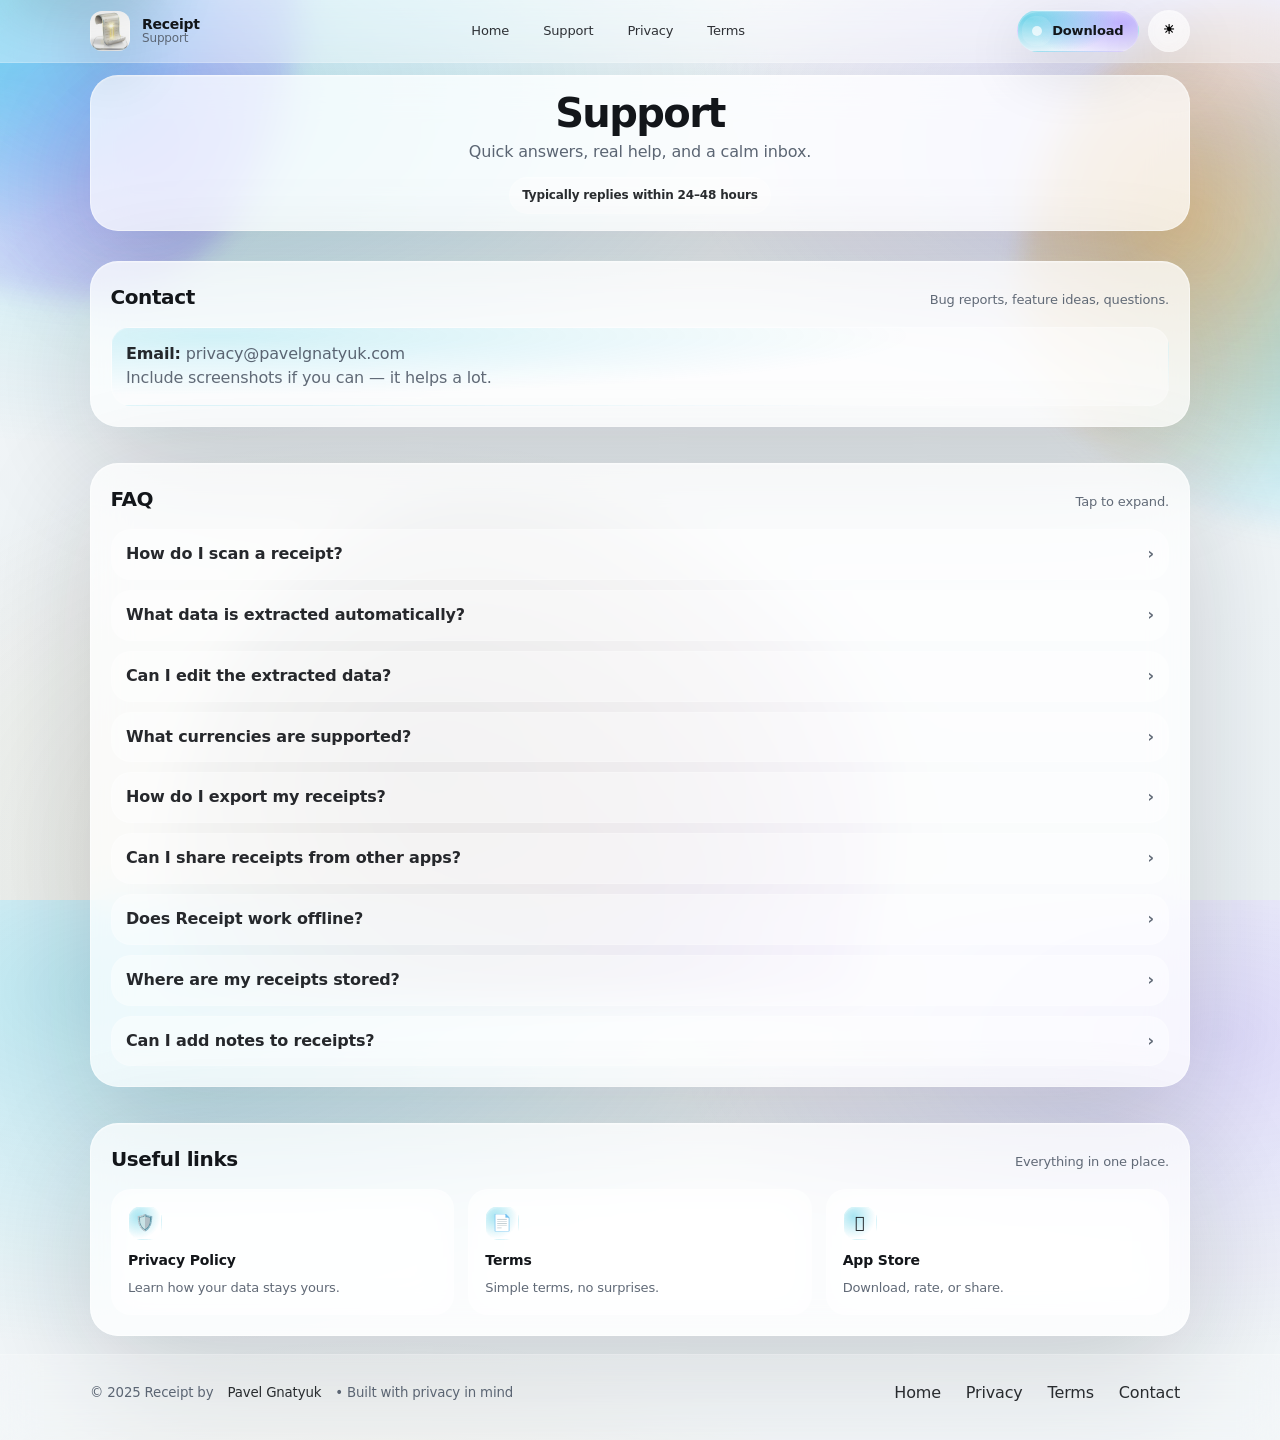
<file: support.html>
<!DOCTYPE html>
<html lang="en">
<head>
  <meta charset="UTF-8">
  <title>Support — Receipt</title>
  <meta name="viewport" content="width=device-width, initial-scale=1">
  <meta name="description" content="Get help with Receipt. FAQs, contact info, and useful links.">

  <link rel="icon" href="appicon.png">
  <link rel="apple-touch-icon" href="appicon.png">
  <link rel="stylesheet" href="styles.css?v=20260102-1">

  <script>
    (() => {
      try {
        const t = localStorage.getItem("lr-theme");
        if (t === "light" || t === "dark") document.documentElement.setAttribute("data-theme", t);
      } catch {}
    })();
  </script>
  <script defer src="script.js?v=20260102-1"></script>
</head>
<body class="doc">
  <a class="skip-link" href="#main">Skip to content</a>

  <div class="liquid-bg" aria-hidden="true">
    <div class="blob blob-a"></div>
    <div class="blob blob-b"></div>
    <div class="blob blob-c"></div>
  </div>

  <div class="page">
    <header class="header">
      <div class="wrap">
        <div class="nav">
          <a class="brand" href="index.html" aria-label="Receipt Home">
            <img src="appicon.png" alt="Receipt App Icon">
            <div class="brand-title">
              <strong>Receipt</strong>
              <span>Support</span>
            </div>
          </a>

          <nav class="nav-links" aria-label="Primary">
            <a href="index.html">Home</a>
            <a href="support.html">Support</a>
            <a href="privacy_policy.html">Privacy</a>
            <a href="terms.html">Terms</a>
          </nav>

          <div class="nav-cta">
            <a class="btn primary" href="https://apps.apple.com/app/id6753892642">
              <span class="shine" aria-hidden="true"></span>
              Download
            </a>
            <button class="btn icon-btn" type="button" data-theme-toggle aria-pressed="false" aria-label="Switch to dark mode" title="Toggle theme">
              <span class="icon" data-theme-icon aria-hidden="true">☀︎</span>
            </button>
          </div>
        </div>
      </div>
    </header>

    <main id="main">
      <section class="section tight">
        <div class="wrap">
          <div class="glass card page-hero reveal">
            <h1>Support</h1>
            <p>Quick answers, real help, and a calm inbox.</p>
            <div class="mt-12">
              <span class="pill">Typically replies within 24–48 hours</span>
            </div>
          </div>
        </div>
      </section>

      <section class="section">
        <div class="wrap">
          <div class="glass card reveal">
            <div class="headline">
              <h2>Contact</h2>
              <p>Bug reports, feature ideas, questions.</p>
            </div>
            <div class="callout">
              <strong>Email:</strong> <a href="mailto:privacy@pavelgnatyuk.com">privacy@pavelgnatyuk.com</a><br>
              <span class="muted">Include screenshots if you can — it helps a lot.</span>
            </div>
          </div>
        </div>
      </section>

      <section class="section">
        <div class="wrap">
          <div class="glass card reveal">
            <div class="headline">
              <h2>FAQ</h2>
              <p>Tap to expand.</p>
            </div>
            <div class="faq-list">
              <details>
                <summary>How do I scan a receipt? <span class="chev" aria-hidden="true">›</span></summary>
                <div class="answer">Open the app, select or create a folder, then tap scan. Point your camera at the receipt — multi‑page scanning is supported for long receipts.</div>
              </details>
              <details>
                <summary>What data is extracted automatically? <span class="chev" aria-hidden="true">›</span></summary>
                <div class="answer">Receipt uses Apple’s Vision framework to extract merchant name, date, total amount, and line items (depending on receipt quality).</div>
              </details>
              <details>
                <summary>Can I edit the extracted data? <span class="chev" aria-hidden="true">›</span></summary>
                <div class="answer">Yes. You can edit merchant, total, currency, date, and exchange rate. Edited fields are visually marked.</div>
              </details>
              <details>
                <summary>What currencies are supported? <span class="chev" aria-hidden="true">›</span></summary>
                <div class="answer">Receipt supports 7 currencies: USD, EUR, GBP, RUB, ILS, GEL, and BYN. Currency can be detected from text; you can also add custom currencies with your own exchange rates.</div>
              </details>
              <details>
                <summary>How do I export my receipts? <span class="chev" aria-hidden="true">›</span></summary>
                <div class="answer">Export a combined PDF (all receipts together) and/or a CSV with extracted fields (merchant, date, total, currency, comments) — great for expense reports.</div>
              </details>
              <details>
                <summary>Can I share receipts from other apps? <span class="chev" aria-hidden="true">›</span></summary>
                <div class="answer">Yes. Use the iOS Share Extension to send PDFs and images from Files, Mail, Safari, or Photos directly to Receipt.</div>
              </details>
              <details>
                <summary>Does Receipt work offline? <span class="chev" aria-hidden="true">›</span></summary>
                <div class="answer">Yes. Scanning, organizing, searching, and exporting all work offline. No servers, no accounts.</div>
              </details>
              <details>
                <summary>Where are my receipts stored? <span class="chev" aria-hidden="true">›</span></summary>
                <div class="answer">Locally on your device as PDFs. We never upload your receipts to any server or cloud service.</div>
              </details>
              <details>
                <summary>Can I add notes to receipts? <span class="chev" aria-hidden="true">›</span></summary>
                <div class="answer">Yes. Add comments by typing or dictation — perfect for context like “Client dinner” or “Hotel • 3 nights”.</div>
              </details>
            </div>
          </div>
        </div>
      </section>

      <section class="section">
        <div class="wrap">
          <div class="glass card reveal">
            <div class="headline">
              <h2>Useful links</h2>
              <p>Everything in one place.</p>
            </div>
            <div class="grid-3">
              <a class="feature" href="privacy_policy.html">
                <div class="feat-icon" aria-hidden="true">🛡️</div>
                <h3>Privacy Policy</h3>
                <p>Learn how your data stays yours.</p>
              </a>
              <a class="feature" href="terms.html">
                <div class="feat-icon" aria-hidden="true">📄</div>
                <h3>Terms</h3>
                <p>Simple terms, no surprises.</p>
              </a>
              <a class="feature" href="https://apps.apple.com/app/id6753892642">
                <div class="feat-icon" aria-hidden="true"></div>
                <h3>App Store</h3>
                <p>Download, rate, or share.</p>
              </a>
            </div>
          </div>
        </div>
      </section>
    </main>

    <footer class="footer">
      <div class="wrap footer-grid">
        <small>© 2025 Receipt by <a href="mailto:privacy@pavelgnatyuk.com">Pavel Gnatyuk</a> • Built with privacy in mind</small>
        <div>
          <a href="index.html">Home</a>
          <a href="privacy_policy.html">Privacy</a>
          <a href="terms.html">Terms</a>
          <a href="mailto:privacy@pavelgnatyuk.com">Contact</a>
        </div>
      </div>
    </footer>
  </div>
</body>
</html>
</file>
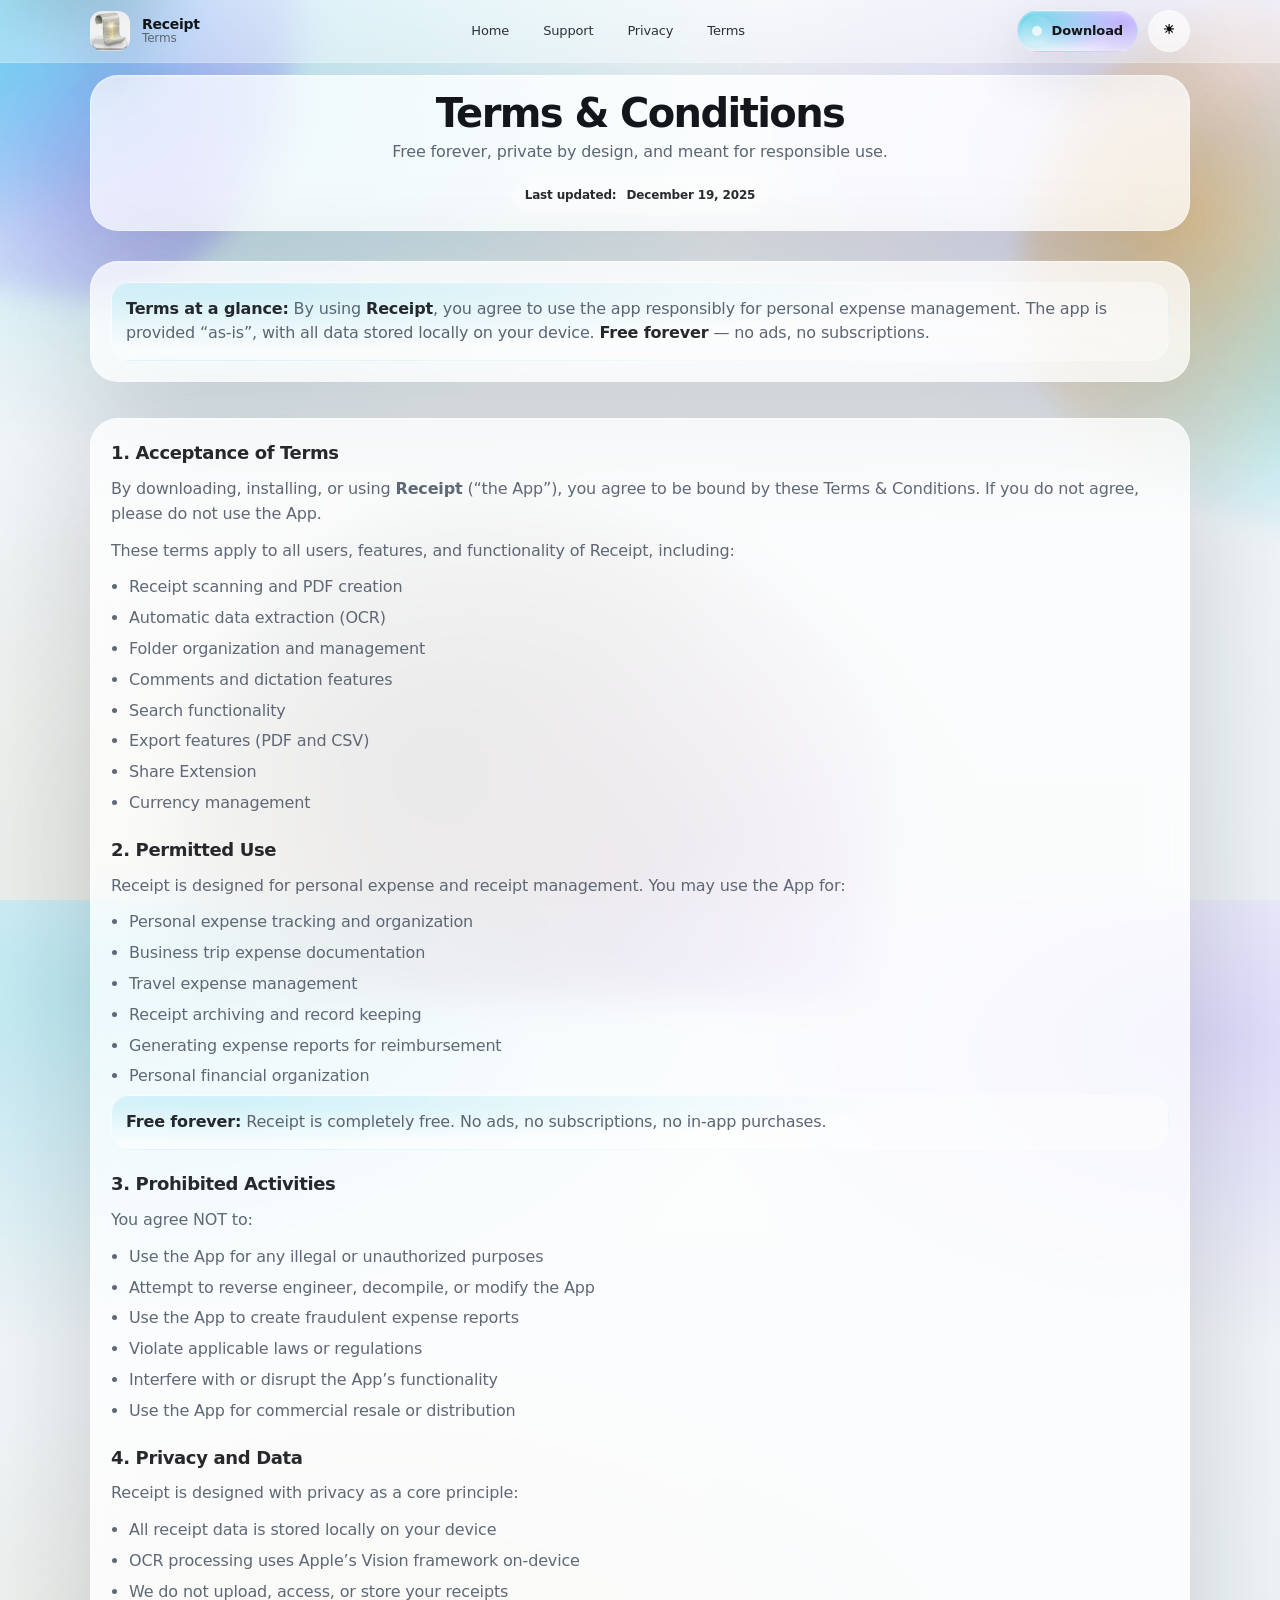
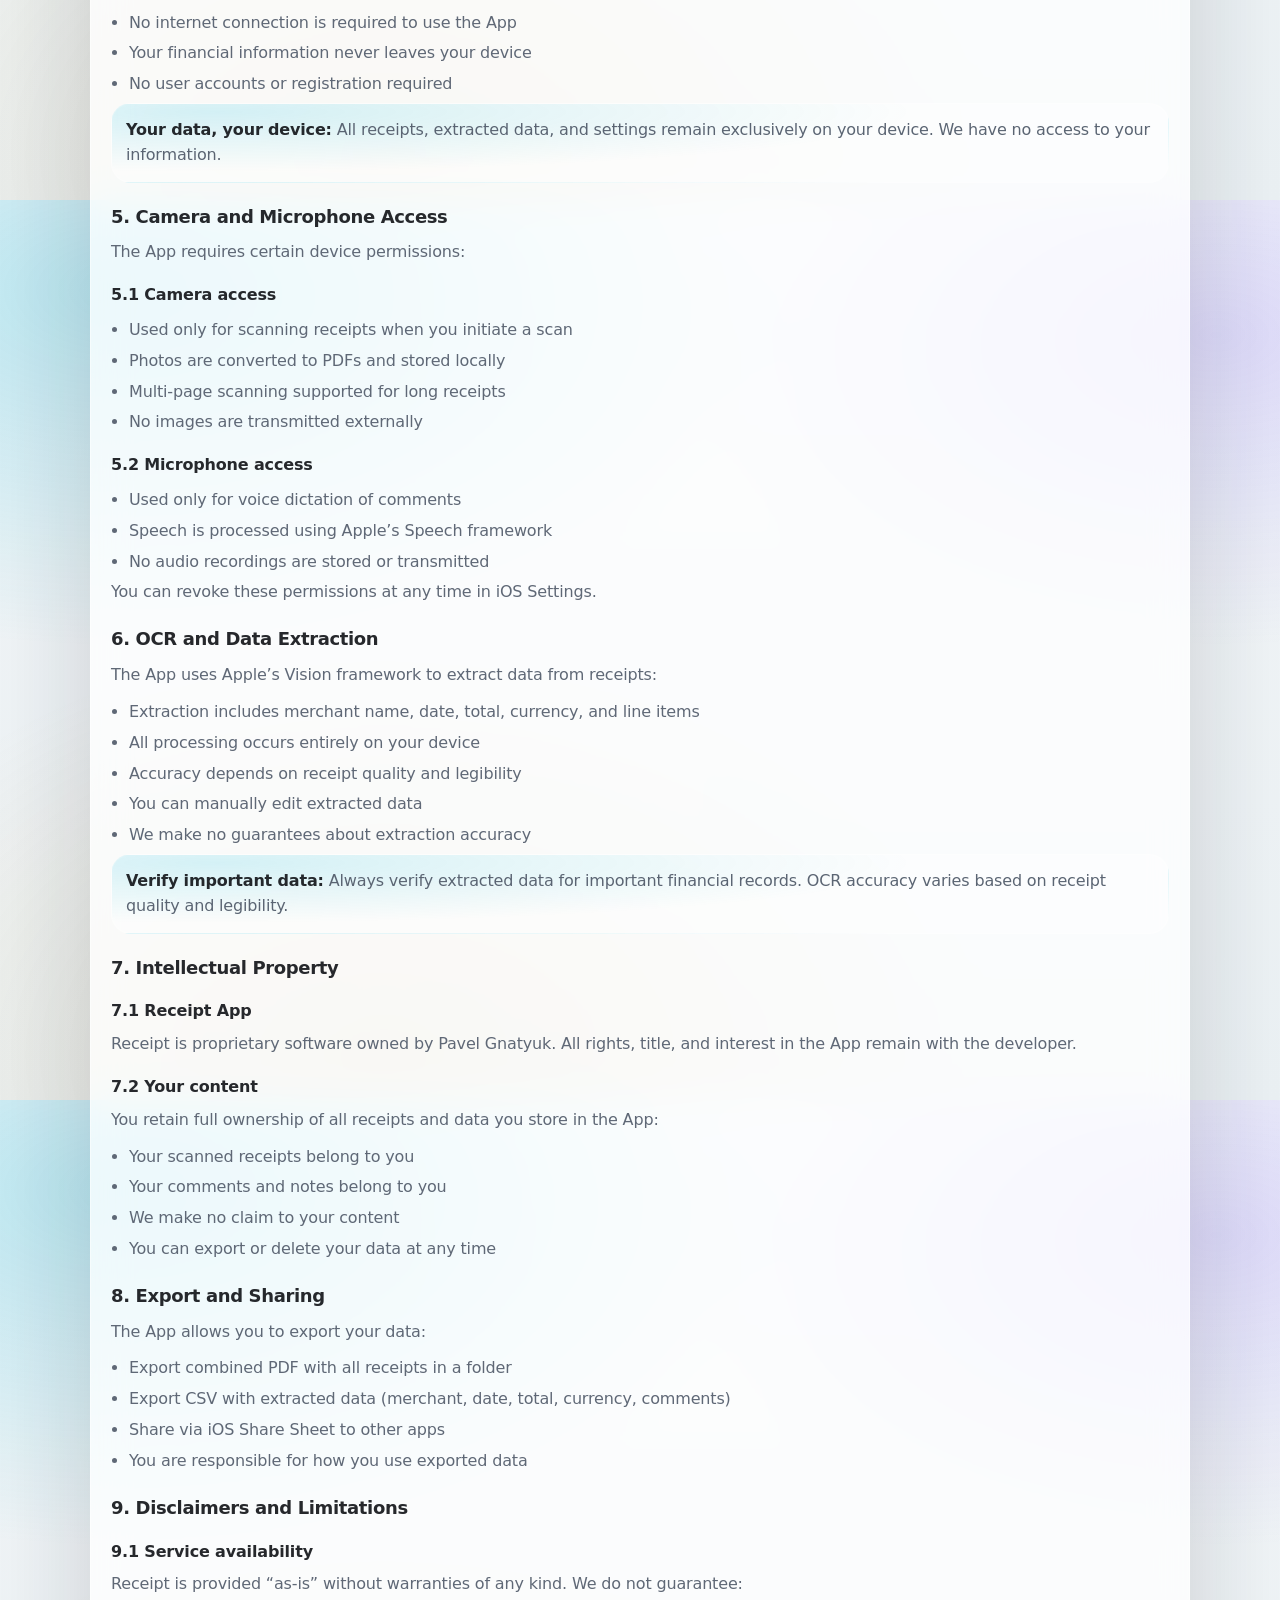
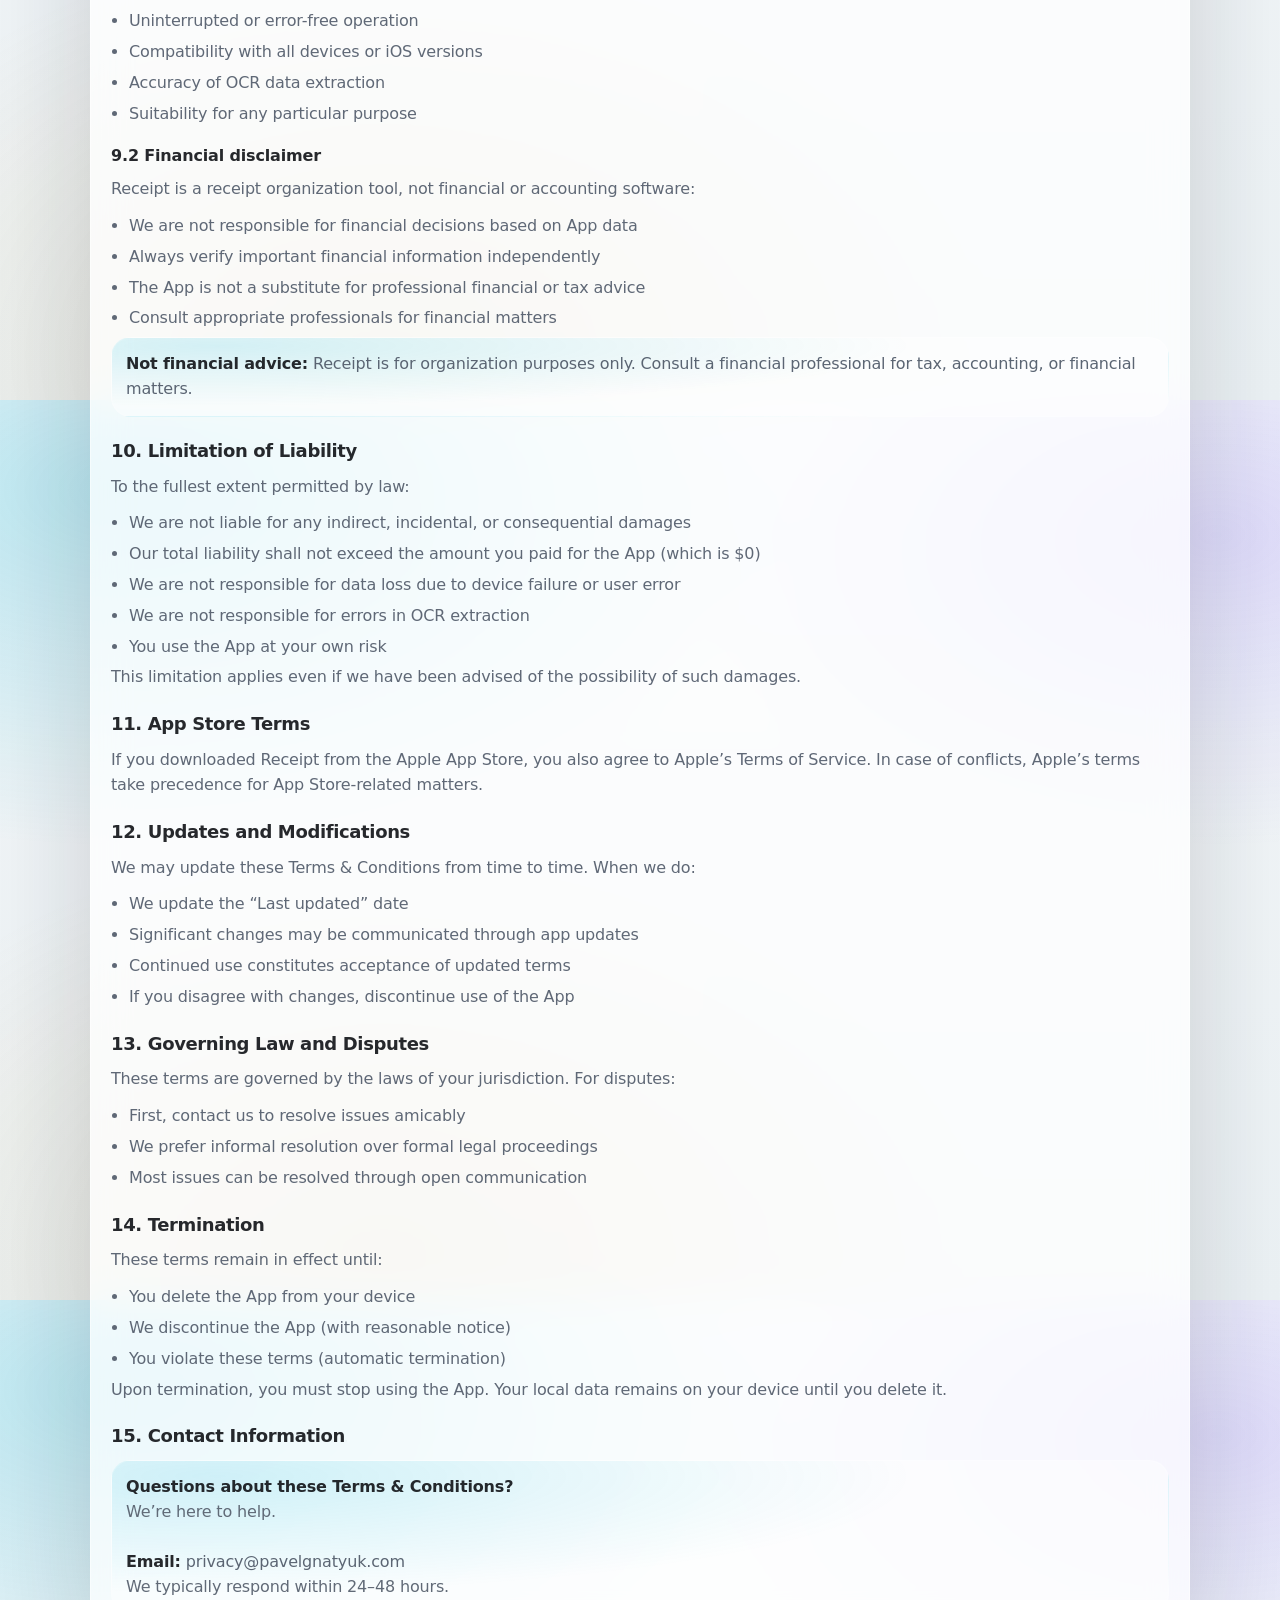
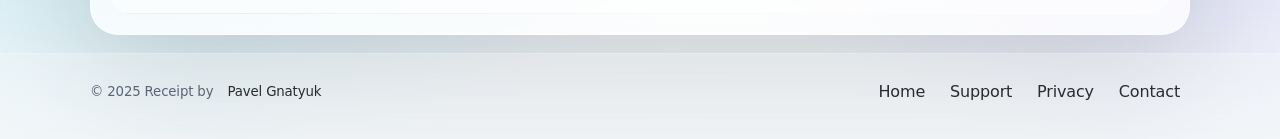
<file: terms.html>
<!DOCTYPE html>
<html lang="en">
<head>
  <meta charset="UTF-8">
  <meta name="viewport" content="width=device-width, initial-scale=1">
  <title>Terms — Receipt</title>
  <meta name="description" content="Receipt Terms & Conditions. Free forever, private by design.">

  <link rel="icon" href="appicon.png">
  <link rel="apple-touch-icon" href="appicon.png">
  <link rel="stylesheet" href="styles.css?v=20260102-1">

  <script>
    (() => {
      try {
        const t = localStorage.getItem("lr-theme");
        if (t === "light" || t === "dark") document.documentElement.setAttribute("data-theme", t);
      } catch {}
    })();
  </script>
  <script defer src="script.js?v=20260102-1"></script>
</head>
<body class="doc">
  <a class="skip-link" href="#main">Skip to content</a>

  <div class="liquid-bg" aria-hidden="true">
    <div class="blob blob-a"></div>
    <div class="blob blob-b"></div>
    <div class="blob blob-c"></div>
  </div>

  <div class="page">
    <header class="header">
      <div class="wrap">
        <div class="nav">
          <a class="brand" href="index.html" aria-label="Receipt Home">
            <img src="appicon.png" alt="Receipt App Icon">
            <div class="brand-title">
              <strong>Receipt</strong>
              <span>Terms</span>
            </div>
          </a>

          <nav class="nav-links" aria-label="Primary">
            <a href="index.html">Home</a>
            <a href="support.html">Support</a>
            <a href="privacy_policy.html">Privacy</a>
            <a href="terms.html">Terms</a>
          </nav>

          <div class="nav-cta">
            <a class="btn primary" href="https://apps.apple.com/app/id6753892642">
              <span class="shine" aria-hidden="true"></span>
              Download
            </a>
            <button class="btn icon-btn" type="button" data-theme-toggle aria-pressed="false" aria-label="Switch to dark mode" title="Toggle theme">
              <span class="icon" data-theme-icon aria-hidden="true">☀︎</span>
            </button>
          </div>
        </div>
      </div>
    </header>

    <main id="main">
      <section class="section tight">
        <div class="wrap">
          <div class="glass card page-hero reveal">
            <h1>Terms &amp; Conditions</h1>
            <p>Free forever, private by design, and meant for responsible use.</p>
            <div class="mt-12">
              <span class="pill"><strong>Last updated:</strong> December 19, 2025</span>
            </div>
          </div>
        </div>
      </section>

      <section class="section">
        <div class="wrap">
          <div class="glass card reveal">
            <div class="callout">
              <strong>Terms at a glance:</strong> By using <strong>Receipt</strong>, you agree to use the app responsibly for personal expense management.
              The app is provided “as-is”, with all data stored locally on your device. <strong>Free forever</strong> — no ads, no subscriptions.
            </div>
          </div>
        </div>
      </section>

      <section class="section">
        <div class="wrap">
          <div class="glass card reveal">
            <div class="prose">
              <h2>1. Acceptance of Terms</h2>
              <p>By downloading, installing, or using <strong>Receipt</strong> (“the App”), you agree to be bound by these Terms &amp; Conditions. If you do not agree, please do not use the App.</p>
              <p>These terms apply to all users, features, and functionality of Receipt, including:</p>
              <ul>
                <li>Receipt scanning and PDF creation</li>
                <li>Automatic data extraction (OCR)</li>
                <li>Folder organization and management</li>
                <li>Comments and dictation features</li>
                <li>Search functionality</li>
                <li>Export features (PDF and CSV)</li>
                <li>Share Extension</li>
                <li>Currency management</li>
              </ul>

              <h2>2. Permitted Use</h2>
              <p>Receipt is designed for personal expense and receipt management. You may use the App for:</p>
              <ul>
                <li>Personal expense tracking and organization</li>
                <li>Business trip expense documentation</li>
                <li>Travel expense management</li>
                <li>Receipt archiving and record keeping</li>
                <li>Generating expense reports for reimbursement</li>
                <li>Personal financial organization</li>
              </ul>
              <div class="callout">
                <strong>Free forever:</strong> Receipt is completely free. No ads, no subscriptions, no in‑app purchases.
              </div>

              <h2>3. Prohibited Activities</h2>
              <p>You agree NOT to:</p>
              <ul>
                <li>Use the App for any illegal or unauthorized purposes</li>
                <li>Attempt to reverse engineer, decompile, or modify the App</li>
                <li>Use the App to create fraudulent expense reports</li>
                <li>Violate applicable laws or regulations</li>
                <li>Interfere with or disrupt the App’s functionality</li>
                <li>Use the App for commercial resale or distribution</li>
              </ul>

              <h2>4. Privacy and Data</h2>
              <p>Receipt is designed with privacy as a core principle:</p>
              <ul>
                <li>All receipt data is stored locally on your device</li>
                <li>OCR processing uses Apple’s Vision framework on-device</li>
                <li>We do not upload, access, or store your receipts</li>
                <li>No internet connection is required to use the App</li>
                <li>Your financial information never leaves your device</li>
                <li>No user accounts or registration required</li>
              </ul>
              <div class="callout">
                <strong>Your data, your device:</strong> All receipts, extracted data, and settings remain exclusively on your device. We have no access to your information.
              </div>

              <h2>5. Camera and Microphone Access</h2>
              <p>The App requires certain device permissions:</p>
              <h3>5.1 Camera access</h3>
              <ul>
                <li>Used only for scanning receipts when you initiate a scan</li>
                <li>Photos are converted to PDFs and stored locally</li>
                <li>Multi-page scanning supported for long receipts</li>
                <li>No images are transmitted externally</li>
              </ul>
              <h3>5.2 Microphone access</h3>
              <ul>
                <li>Used only for voice dictation of comments</li>
                <li>Speech is processed using Apple’s Speech framework</li>
                <li>No audio recordings are stored or transmitted</li>
              </ul>
              <p>You can revoke these permissions at any time in iOS Settings.</p>

              <h2>6. OCR and Data Extraction</h2>
              <p>The App uses Apple’s Vision framework to extract data from receipts:</p>
              <ul>
                <li>Extraction includes merchant name, date, total, currency, and line items</li>
                <li>All processing occurs entirely on your device</li>
                <li>Accuracy depends on receipt quality and legibility</li>
                <li>You can manually edit extracted data</li>
                <li>We make no guarantees about extraction accuracy</li>
              </ul>
              <div class="callout">
                <strong>Verify important data:</strong> Always verify extracted data for important financial records. OCR accuracy varies based on receipt quality and legibility.
              </div>

              <h2>7. Intellectual Property</h2>
              <h3>7.1 Receipt App</h3>
              <p>Receipt is proprietary software owned by Pavel Gnatyuk. All rights, title, and interest in the App remain with the developer.</p>
              <h3>7.2 Your content</h3>
              <p>You retain full ownership of all receipts and data you store in the App:</p>
              <ul>
                <li>Your scanned receipts belong to you</li>
                <li>Your comments and notes belong to you</li>
                <li>We make no claim to your content</li>
                <li>You can export or delete your data at any time</li>
              </ul>

              <h2>8. Export and Sharing</h2>
              <p>The App allows you to export your data:</p>
              <ul>
                <li>Export combined PDF with all receipts in a folder</li>
                <li>Export CSV with extracted data (merchant, date, total, currency, comments)</li>
                <li>Share via iOS Share Sheet to other apps</li>
                <li>You are responsible for how you use exported data</li>
              </ul>

              <h2>9. Disclaimers and Limitations</h2>
              <h3>9.1 Service availability</h3>
              <p>Receipt is provided “as-is” without warranties of any kind. We do not guarantee:</p>
              <ul>
                <li>Uninterrupted or error-free operation</li>
                <li>Compatibility with all devices or iOS versions</li>
                <li>Accuracy of OCR data extraction</li>
                <li>Suitability for any particular purpose</li>
              </ul>
              <h3>9.2 Financial disclaimer</h3>
              <p>Receipt is a receipt organization tool, not financial or accounting software:</p>
              <ul>
                <li>We are not responsible for financial decisions based on App data</li>
                <li>Always verify important financial information independently</li>
                <li>The App is not a substitute for professional financial or tax advice</li>
                <li>Consult appropriate professionals for financial matters</li>
              </ul>
              <div class="callout">
                <strong>Not financial advice:</strong> Receipt is for organization purposes only. Consult a financial professional for tax, accounting, or financial matters.
              </div>

              <h2>10. Limitation of Liability</h2>
              <p>To the fullest extent permitted by law:</p>
              <ul>
                <li>We are not liable for any indirect, incidental, or consequential damages</li>
                <li>Our total liability shall not exceed the amount you paid for the App (which is $0)</li>
                <li>We are not responsible for data loss due to device failure or user error</li>
                <li>We are not responsible for errors in OCR extraction</li>
                <li>You use the App at your own risk</li>
              </ul>
              <p>This limitation applies even if we have been advised of the possibility of such damages.</p>

              <h2>11. App Store Terms</h2>
              <p>If you downloaded Receipt from the Apple App Store, you also agree to Apple’s Terms of Service. In case of conflicts, Apple’s terms take precedence for App Store-related matters.</p>

              <h2>12. Updates and Modifications</h2>
              <p>We may update these Terms &amp; Conditions from time to time. When we do:</p>
              <ul>
                <li>We update the “Last updated” date</li>
                <li>Significant changes may be communicated through app updates</li>
                <li>Continued use constitutes acceptance of updated terms</li>
                <li>If you disagree with changes, discontinue use of the App</li>
              </ul>

              <h2>13. Governing Law and Disputes</h2>
              <p>These terms are governed by the laws of your jurisdiction. For disputes:</p>
              <ul>
                <li>First, contact us to resolve issues amicably</li>
                <li>We prefer informal resolution over formal legal proceedings</li>
                <li>Most issues can be resolved through open communication</li>
              </ul>

              <h2>14. Termination</h2>
              <p>These terms remain in effect until:</p>
              <ul>
                <li>You delete the App from your device</li>
                <li>We discontinue the App (with reasonable notice)</li>
                <li>You violate these terms (automatic termination)</li>
              </ul>
              <p>Upon termination, you must stop using the App. Your local data remains on your device until you delete it.</p>

              <h2>15. Contact Information</h2>
              <div class="callout">
                <strong>Questions about these Terms &amp; Conditions?</strong><br>
                <span class="muted">We’re here to help.</span><br><br>
                <strong>Email:</strong> <a href="mailto:privacy@pavelgnatyuk.com">privacy@pavelgnatyuk.com</a><br>
                <span class="muted">We typically respond within 24–48 hours.</span>
              </div>
            </div>
          </div>
        </div>
      </section>
    </main>

    <footer class="footer">
      <div class="wrap footer-grid">
        <small>© 2025 Receipt by <a href="mailto:privacy@pavelgnatyuk.com">Pavel Gnatyuk</a></small>
        <div>
          <a href="index.html">Home</a>
          <a href="support.html">Support</a>
          <a href="privacy_policy.html">Privacy</a>
          <a href="mailto:privacy@pavelgnatyuk.com">Contact</a>
        </div>
      </div>
    </footer>
  </div>
</body>
</html>
</file>
<file: styles.css>
/* LiquidReceipt Site – Liquid Glass Design System
   - No build tools, just modern CSS.
   - Uses CSS variables + `html[data-theme]` for light/dark.
*/

:root {
  color-scheme: light dark;

  /* Typography */
  --font-sans: ui-sans-serif, system-ui, -apple-system, BlinkMacSystemFont, "Segoe UI",
    Roboto, "Helvetica Neue", Arial, "Apple Color Emoji", "Segoe UI Emoji";
  --mono: ui-monospace, SFMono-Regular, Menlo, Monaco, Consolas, "Liberation Mono",
    "Courier New", monospace;

  /* Sizing */
  --page-max: 1100px;
  --radius-xl: 28px;
  --radius-lg: 20px;
  --radius-md: 16px;
  --radius-sm: 12px;
  --blur: 18px;

  /* Liquid accents (sepia + ocean) */
  --accent-0: 219 168 75;  /* honey */
  --accent-1: 102 112 133; /* slate */
  --accent-2: 0 180 216;   /* aqua */
  --accent-3: 122 92 255;  /* violet */

  /* Light theme tokens */
  --bg: 245 248 250;
  --bg-2: 236 242 245;
  --text: 19 22 26;
  --muted: 88 98 112;
  --card: 255 255 255;
  --card-2: 255 255 255;
  --border: 255 255 255;
  --border-2: 200 210 220;
  --shadow: 14 22 33;
  --shadow-strength: 0.18;
  --glass-alpha: 0.72;
  --glass-border: 0.45;
}

html[data-theme="dark"] {
  /* Dark theme tokens */
  --bg: 8 10 14;
  --bg-2: 14 18 24;
  --text: 238 242 247;
  --muted: 170 178 190;
  --card: 14 18 24;
  --card-2: 10 13 18;
  --border: 255 255 255;
  --border-2: 60 72 88;
  --shadow: 0 0 0;
  --shadow-strength: 0.0;
  --glass-alpha: 0.22;
  --glass-border: 0.14;
}

*,
*::before,
*::after {
  box-sizing: border-box;
}

html, body {
  height: 100%;
}

body {
  margin: 0;
  font-family: var(--font-sans);
  color: rgb(var(--text));
  line-height: 1.55;
  letter-spacing: -0.01em;
  background:
    radial-gradient(1200px 650px at 10% 10%, rgba(var(--accent-2) / 0.24), transparent 55%),
    radial-gradient(900px 520px at 95% 15%, rgba(var(--accent-3) / 0.18), transparent 60%),
    radial-gradient(1000px 700px at 30% 95%, rgba(var(--accent-0) / 0.16), transparent 60%),
    linear-gradient(180deg, rgb(var(--bg)), rgb(var(--bg-2)));
  /* Safari can fail to paint long pages correctly with fixed background attachments */
  background-attachment: scroll;
  overflow-x: hidden;
  position: relative;
}

a {
  color: inherit;
  text-decoration: none;
}

a:hover {
  text-decoration: underline;
  text-decoration-thickness: 2px;
  text-underline-offset: 4px;
}

::selection {
  background: rgba(var(--accent-2) / 0.35);
}

/* Accessibility */
.skip-link {
  position: absolute;
  left: 14px;
  top: 14px;
  transform: translateY(-150%);
  padding: 10px 12px;
  border-radius: 12px;
  background: rgba(var(--card) / 0.9);
  border: 1px solid rgba(var(--border) / 0.3);
  box-shadow: 0 18px 60px rgba(0 0 0 / 0.18);
  z-index: 9999;
}

.skip-link:focus {
  transform: translateY(0);
}

/* Background liquid */
.liquid-bg {
  pointer-events: none;
  /* Safari/WebKit paint stability: absolute background layer (no fixed compositing) */
  position: absolute;
  inset: -100px;
  z-index: -1;
  filter: blur(0px) saturate(1.15);
  contain: paint;
  transform: translateZ(0);
}

.blob {
  position: absolute;
  width: min(520px, 55vmax);
  height: min(520px, 55vmax);
  border-radius: 44% 56% 38% 62% / 54% 40% 60% 46%;
  opacity: 0.65;
  mix-blend-mode: screen;
  filter: blur(12px);
  animation: blob-float 14s ease-in-out infinite;
}

html[data-theme="dark"] .blob {
  opacity: 0.46;
  mix-blend-mode: lighten;
}

.blob.blob-a {
  left: -120px;
  top: -120px;
  background: radial-gradient(circle at 30% 30%, rgba(var(--accent-2) / 0.9), transparent 60%),
    radial-gradient(circle at 70% 70%, rgba(var(--accent-3) / 0.65), transparent 60%);
  animation-duration: 16s;
}

.blob.blob-b {
  right: -160px;
  top: 10%;
  background: radial-gradient(circle at 30% 40%, rgba(var(--accent-0) / 0.85), transparent 60%),
    radial-gradient(circle at 60% 60%, rgba(var(--accent-2) / 0.55), transparent 60%);
  animation-duration: 18s;
  animation-delay: -4s;
}

.blob.blob-c {
  left: 18%;
  bottom: -220px;
  width: min(720px, 70vmax);
  height: min(720px, 70vmax);
  background: radial-gradient(circle at 35% 35%, rgba(var(--accent-1) / 0.6), transparent 65%),
    radial-gradient(circle at 70% 60%, rgba(var(--accent-3) / 0.4), transparent 65%),
    radial-gradient(circle at 55% 50%, rgba(var(--accent-0) / 0.55), transparent 70%);
  animation-duration: 20s;
  animation-delay: -8s;
}

@keyframes blob-float {
  0%, 100% {
    transform: translate3d(0, 0, 0) scale(1);
    border-radius: 44% 56% 38% 62% / 54% 40% 60% 46%;
  }
  35% {
    transform: translate3d(22px, 18px, 0) scale(1.04);
    border-radius: 52% 48% 55% 45% / 48% 62% 38% 52%;
  }
  70% {
    transform: translate3d(-14px, 26px, 0) scale(0.98);
    border-radius: 40% 60% 42% 58% / 58% 44% 56% 42%;
  }
}

/* Layout */
.page {
  min-height: 100%;
  display: flex;
  flex-direction: column;
}

.wrap {
  width: min(var(--page-max), calc(100% - 40px));
  margin-inline: auto;
}

.section {
  padding: 26px 0;
}

.section.tight {
  padding: 18px 0;
}

/* Document pages (Support / Privacy / Terms) should get to content faster */
.doc .header {
  padding: 10px 0;
}

.doc .section {
  padding: 18px 0;
}

.doc .section.tight {
  padding: 12px 0;
}

.doc .page-hero.card {
  padding: 16px;
}

.doc .page-hero p {
  margin-top: 6px;
}

/* Header */
.header {
  position: sticky;
  top: 0;
  z-index: 50;
  padding: 14px 0;
  background: rgba(var(--card) / 0.35);
  border-bottom: 1px solid rgba(var(--border) / 0.18);
  backdrop-filter: blur(var(--blur));
  -webkit-backdrop-filter: blur(var(--blur));
  transform: translateZ(0);
}

.nav {
  display: flex;
  align-items: center;
  justify-content: space-between;
  gap: 16px;
}

.brand {
  display: inline-flex;
  align-items: center;
  gap: 12px;
  text-decoration: none;
}

.brand:hover {
  text-decoration: none;
}

.brand img {
  width: 40px;
  height: 40px;
  border-radius: 12px;
  box-shadow: 0 18px 60px rgba(0 0 0 / 0.18);
}

.brand-title {
  display: grid;
  line-height: 1.05;
}

.brand-title strong {
  font-size: 14px;
  letter-spacing: -0.02em;
}

.brand-title span {
  font-size: 12px;
  color: rgba(var(--muted) / 0.95);
}

.nav-links {
  display: flex;
  align-items: center;
  gap: 14px;
}

.nav-links a {
  font-size: 13px;
  color: rgba(var(--text) / 0.88);
  padding: 8px 10px;
  border-radius: 12px;
  text-decoration: none;
}

.nav-links a:hover {
  background: rgba(var(--card) / 0.35);
  border: 1px solid rgba(var(--border) / 0.18);
  padding: 7px 9px; /* compensate for border */
  text-decoration: none;
}

.nav-cta {
  display: inline-flex;
  align-items: center;
  gap: 10px;
}

/* Buttons */
.btn {
  display: inline-flex;
  align-items: center;
  justify-content: center;
  gap: 10px;
  border-radius: 999px;
  padding: 10px 14px;
  font-weight: 650;
  font-size: 13px;
  letter-spacing: -0.01em;
  border: 1px solid rgba(var(--border) / 0.18);
  background: rgba(var(--card) / 0.55);
  box-shadow:
    0 20px 60px rgba(0 0 0 / 0.12),
    inset 0 1px 0 rgba(255 255 255 / 0.22);
  backdrop-filter: blur(var(--blur));
  -webkit-backdrop-filter: blur(var(--blur));
  cursor: pointer;
  user-select: none;
  transition: transform 160ms ease, box-shadow 160ms ease, background 160ms ease;
}

.btn:hover {
  transform: translateY(-1px);
  box-shadow:
    0 26px 70px rgba(0 0 0 / 0.14),
    inset 0 1px 0 rgba(255 255 255 / 0.24);
  text-decoration: none;
}

.btn:active {
  transform: translateY(0);
}

.btn.primary {
  border: 1px solid rgba(var(--border) / 0.18);
  background:
    radial-gradient(120% 160% at 10% 20%, rgba(var(--accent-2) / 0.55), transparent 60%),
    radial-gradient(120% 160% at 85% 30%, rgba(var(--accent-3) / 0.45), transparent 62%),
    rgba(var(--card) / 0.55);
}

.btn.primary .shine {
  width: 10px;
  height: 10px;
  border-radius: 999px;
  background: rgba(255 255 255 / 0.75);
  box-shadow: 0 0 0 10px rgba(255 255 255 / 0.12);
}

.icon-btn {
  width: 42px;
  height: 42px;
  padding: 0;
}

.icon {
  width: 18px;
  height: 18px;
  display: inline-block;
}

/* Hero */
.hero {
  padding: 40px 0 18px;
}

.hero-grid {
  display: grid;
  grid-template-columns: 1.15fr 0.85fr;
  gap: 22px;
  align-items: center;
}

.hero h1 {
  font-size: clamp(34px, 4.6vw, 56px);
  line-height: 1.02;
  letter-spacing: -0.04em;
  margin: 0;
}

.hero p {
  margin: 14px 0 0;
  font-size: 16px;
  color: rgba(var(--muted) / 0.98);
  max-width: 58ch;
}

.hero-badges {
  display: flex;
  flex-wrap: wrap;
  gap: 10px;
  margin-top: 16px;
}

.badge {
  display: inline-flex;
  align-items: center;
  gap: 8px;
  padding: 8px 10px;
  border-radius: 999px;
  border: 1px solid rgba(var(--border) / 0.18);
  background: rgba(var(--card) / 0.45);
  backdrop-filter: blur(var(--blur));
  -webkit-backdrop-filter: blur(var(--blur));
  color: rgba(var(--text) / 0.88);
  font-size: 12px;
  font-weight: 600;
}

.badge .dot {
  width: 8px;
  height: 8px;
  border-radius: 999px;
  background: rgba(var(--accent-0) / 0.9);
  box-shadow: 0 0 0 8px rgba(var(--accent-0) / 0.14);
}

.hero-actions {
  display: flex;
  flex-wrap: wrap;
  gap: 12px;
  margin-top: 18px;
  align-items: center;
}

.appstore-badge img {
  height: 44px;
  display: block;
}

/* Glass card */
.glass {
  background: rgba(var(--card) / var(--glass-alpha));
  border: 1px solid rgba(var(--border) / var(--glass-border));
  border-radius: var(--radius-xl);
  box-shadow:
    0 34px 120px rgba(var(--shadow) / var(--shadow-strength)),
    inset 0 1px 0 rgba(255 255 255 / 0.22);
  backdrop-filter: blur(var(--blur));
  -webkit-backdrop-filter: blur(var(--blur));
}

.card {
  padding: 20px;
}

.card-title {
  font-size: 14px;
  letter-spacing: -0.01em;
  color: rgba(var(--muted) / 0.95);
  margin: 0 0 10px;
  display: flex;
  align-items: center;
  gap: 10px;
}

.card-title code {
  font-family: var(--mono);
  font-size: 12px;
  color: rgba(var(--text) / 0.9);
  padding: 4px 8px;
  border-radius: 999px;
  background: rgba(var(--card) / 0.5);
  border: 1px solid rgba(var(--border) / 0.2);
}

/* Phone mock */
.phone {
  padding: 18px;
}

.phone-shell {
  position: relative;
  border-radius: 34px;
  padding: 10px;
  background:
    linear-gradient(180deg, rgba(255 255 255 / 0.18), rgba(255 255 255 / 0.06)),
    rgba(var(--card-2) / 0.55);
  border: 1px solid rgba(var(--border) / 0.18);
  box-shadow:
    0 40px 120px rgba(0 0 0 / 0.18),
    inset 0 1px 0 rgba(255 255 255 / 0.22);
}

html[data-theme="dark"] .phone-shell {
  box-shadow:
    0 40px 120px rgba(0 0 0 / 0.45),
    inset 0 1px 0 rgba(255 255 255 / 0.12);
}

.phone-notch {
  position: absolute;
  top: 10px;
  left: 50%;
  transform: translateX(-50%);
  width: 38%;
  height: 10px;
  border-radius: 999px;
  background: rgba(0 0 0 / 0.38);
  filter: blur(0.2px);
}

.phone-screen {
  position: relative;
  overflow: hidden;
  border-radius: 26px;
  background: rgba(0 0 0 / 0.22);
  aspect-ratio: 9 / 19.5;
  display: block;
}

.phone-screen picture {
  display: block;
  width: 100%;
  height: 100%;
}

.phone-screen img {
  display: block;
  width: 100%;
  height: 100%;
  object-fit: cover;
  transform: none;
}

.shine-sweep {
  position: absolute;
  inset: -40%;
  background: linear-gradient(120deg, transparent 35%, rgba(255 255 255 / 0.18) 50%, transparent 65%);
  transform: translateX(-30%) rotate(10deg);
  animation: sweep 6.5s ease-in-out infinite;
  pointer-events: none;
}

@keyframes sweep {
  0%, 40% { transform: translateX(-35%) rotate(10deg); opacity: 0; }
  55% { opacity: 1; }
  70%, 100% { transform: translateX(35%) rotate(10deg); opacity: 0; }
}

/* Feature grid */
.grid-3 {
  display: grid;
  grid-template-columns: repeat(3, minmax(0, 1fr));
  gap: 14px;
}

.grid-2 {
  display: grid;
  grid-template-columns: repeat(2, minmax(0, 1fr));
  gap: 14px;
}

.feature {
  padding: 16px;
  border-radius: var(--radius-lg);
  border: 1px solid rgba(var(--border) / 0.16);
  background: rgba(var(--card) / 0.45);
  backdrop-filter: blur(var(--blur));
  -webkit-backdrop-filter: blur(var(--blur));
  transition: transform 180ms ease, border-color 180ms ease, background 180ms ease;
}

.feature:hover {
  transform: translateY(-2px);
  border-color: rgba(var(--border) / 0.26);
  background: rgba(var(--card) / 0.55);
}

.feature h3 {
  margin: 10px 0 6px;
  font-size: 14px;
  letter-spacing: -0.01em;
}

.feature p {
  margin: 0;
  color: rgba(var(--muted) / 0.95);
  font-size: 13px;
}

.feature .feat-icon {
  width: 34px;
  height: 34px;
  border-radius: 14px;
  display: grid;
  place-items: center;
  border: 1px solid rgba(var(--border) / 0.22);
  background:
    radial-gradient(120% 120% at 30% 30%, rgba(var(--accent-2) / 0.34), transparent 58%),
    rgba(var(--card) / 0.5);
  box-shadow: inset 0 1px 0 rgba(255 255 255 / 0.18);
}

/* Content */
.headline {
  display: flex;
  align-items: baseline;
  justify-content: space-between;
  gap: 16px;
  margin-bottom: 14px;
}

.headline h2 {
  margin: 0;
  font-size: 20px;
  letter-spacing: -0.02em;
}

.headline p {
  margin: 0;
  color: rgba(var(--muted) / 0.95);
  font-size: 13px;
}

.prose {
  color: rgba(var(--text) / 0.92);
}

.prose p {
  margin: 0 0 12px;
  color: rgba(var(--muted) / 0.96);
}

.prose h3 {
  margin: 18px 0 8px;
  font-size: 16px;
}

.prose h2 {
  margin: 20px 0 10px;
  font-size: 18px;
  letter-spacing: -0.02em;
}

.prose h2:first-child,
.prose h3:first-child {
  margin-top: 0;
}

.prose ul {
  margin: 10px 0 0 18px;
  padding: 0;
  color: rgba(var(--muted) / 0.96);
}

.prose li {
  margin: 6px 0;
}

.page-hero {
  text-align: center;
}

.page-hero h1 {
  margin: 0;
  font-size: clamp(28px, 3.6vw, 40px);
  letter-spacing: -0.04em;
  line-height: 1.05;
}

.page-hero p {
  margin: 10px 0 0;
  color: rgba(var(--muted) / 0.98);
}

.pill {
  display: inline-flex;
  align-items: center;
  gap: 10px;
  padding: 8px 12px;
  border-radius: 999px;
  border: 1px solid rgba(var(--border) / 0.18);
  background: rgba(var(--card) / 0.45);
  color: rgba(var(--text) / 0.9);
  font-size: 12px;
  font-weight: 650;
}

.callout {
  border-radius: var(--radius-lg);
  border: 1px solid rgba(var(--border) / 0.18);
  background:
    radial-gradient(120% 140% at 10% 10%, rgba(var(--accent-2) / 0.16), transparent 55%),
    rgba(var(--card) / 0.4);
  padding: 14px 14px;
  color: rgba(var(--muted) / 0.98);
}

.callout strong {
  color: rgba(var(--text) / 0.92);
}

.table {
  width: 100%;
  border-collapse: separate;
  border-spacing: 0;
  border-radius: var(--radius-md);
  overflow: hidden;
  border: 1px solid rgba(var(--border) / 0.18);
  background: rgba(var(--card) / 0.45);
}

.table th,
.table td {
  text-align: left;
  padding: 12px 12px;
  border-bottom: 1px solid rgba(var(--border-2) / 0.35);
  vertical-align: top;
  font-size: 13px;
}

.table th {
  font-weight: 750;
  color: rgba(var(--text) / 0.9);
  background: rgba(var(--card) / 0.35);
}

.table tr:last-child td {
  border-bottom: none;
}

/* FAQ accordion */
.faq-list details {
  border-radius: var(--radius-lg);
  border: 1px solid rgba(var(--border) / 0.16);
  background: rgba(var(--card) / 0.42);
  padding: 12px 14px;
  transition: background 160ms ease, border-color 160ms ease, transform 160ms ease;
}

.faq-list details:hover {
  transform: translateY(-1px);
  border-color: rgba(var(--border) / 0.24);
  background: rgba(var(--card) / 0.5);
}

.faq-list details + details {
  margin-top: 10px;
}

.faq-list summary {
  cursor: pointer;
  list-style: none;
  font-weight: 750;
  color: rgba(var(--text) / 0.92);
  display: flex;
  align-items: baseline;
  justify-content: space-between;
  gap: 14px;
}

.faq-list summary::-webkit-details-marker {
  display: none;
}

.faq-list summary .chev {
  color: rgba(var(--muted) / 0.95);
  font-weight: 800;
  transform-origin: center;
  transition: transform 200ms ease;
}

.faq-list details[open] summary .chev {
  transform: rotate(90deg);
}

.faq-list .answer {
  margin-top: 10px;
  color: rgba(var(--muted) / 0.98);
  font-size: 13px;
}

.muted {
  color: rgba(var(--muted) / 0.95);
}

/* Utilities */
.mt-12 {
  margin-top: 12px;
}

/* Footer */
.footer {
  margin-top: auto;
  padding: 26px 0 34px;
  border-top: 1px solid rgba(var(--border) / 0.16);
  background: rgba(var(--card) / 0.22);
  backdrop-filter: blur(var(--blur));
  -webkit-backdrop-filter: blur(var(--blur));
}

.footer-grid {
  display: flex;
  align-items: center;
  justify-content: space-between;
  gap: 14px;
  flex-wrap: wrap;
}

.footer small {
  color: rgba(var(--muted) / 0.98);
}

.footer a {
  color: rgba(var(--text) / 0.9);
  text-decoration: none;
  padding: 8px 10px;
  border-radius: 12px;
}

.footer a:hover {
  background: rgba(var(--card) / 0.35);
  border: 1px solid rgba(var(--border) / 0.18);
  padding: 7px 9px;
  text-decoration: none;
}

/* Reveal animation */
.reveal {
  /* Safari can delay IntersectionObserver callbacks until first scroll.
     Never hide content by default; only animate position once revealed. */
  opacity: 1;
  transform: translateY(10px);
  transition: opacity 520ms ease, transform 520ms ease;
}

.reveal.is-visible {
  opacity: 1;
  transform: translateY(0);
}

/* Responsive */
@media (max-width: 940px) {
  .hero-grid {
    grid-template-columns: 1fr;
  }
  .grid-3 {
    grid-template-columns: repeat(2, minmax(0, 1fr));
  }
  .grid-2 {
    grid-template-columns: 1fr;
  }
}

@media (max-width: 560px) {
  .wrap {
    width: min(var(--page-max), calc(100% - 28px));
  }
  .nav-links {
    display: none;
  }
  .grid-3 {
    grid-template-columns: 1fr;
  }
  .hero {
    padding-top: 28px;
  }
  .appstore-badge img {
    height: 42px;
  }

  /* On phones, doc pages should start with actual content (less chrome) */
  .doc .section {
    padding: 14px 0;
  }
  .doc .section.tight {
    padding: 10px 0;
  }
  .doc .page-hero.card {
    padding: 14px;
  }
  .doc .page-hero h1 {
    font-size: clamp(22px, 7vw, 30px);
  }
}

/* iOS/WebView paint stability handled above (keep this block reserved for future overrides) */

/* Reduced motion */
@media (prefers-reduced-motion: reduce) {
  * {
    scroll-behavior: auto !important;
    animation-duration: 0.001ms !important;
    animation-iteration-count: 1 !important;
    transition-duration: 0.001ms !important;
  }
}
</file>
